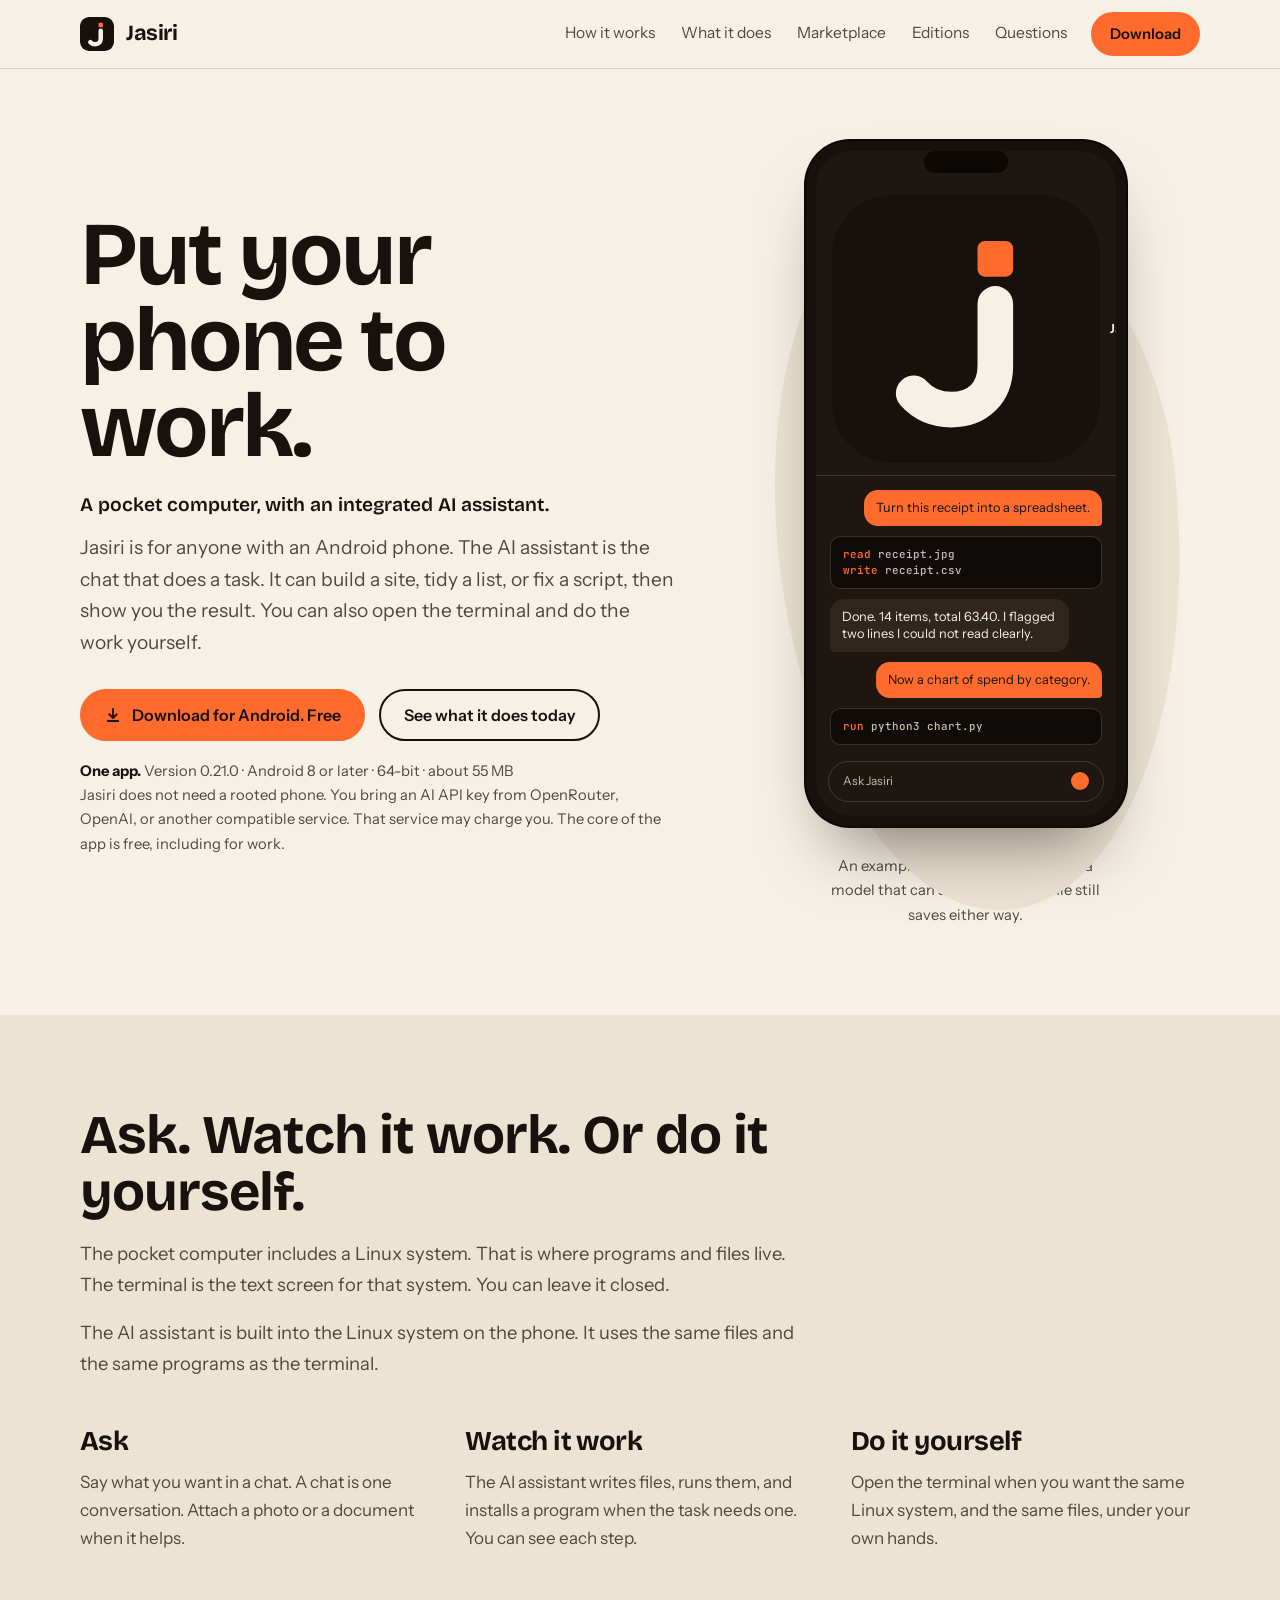
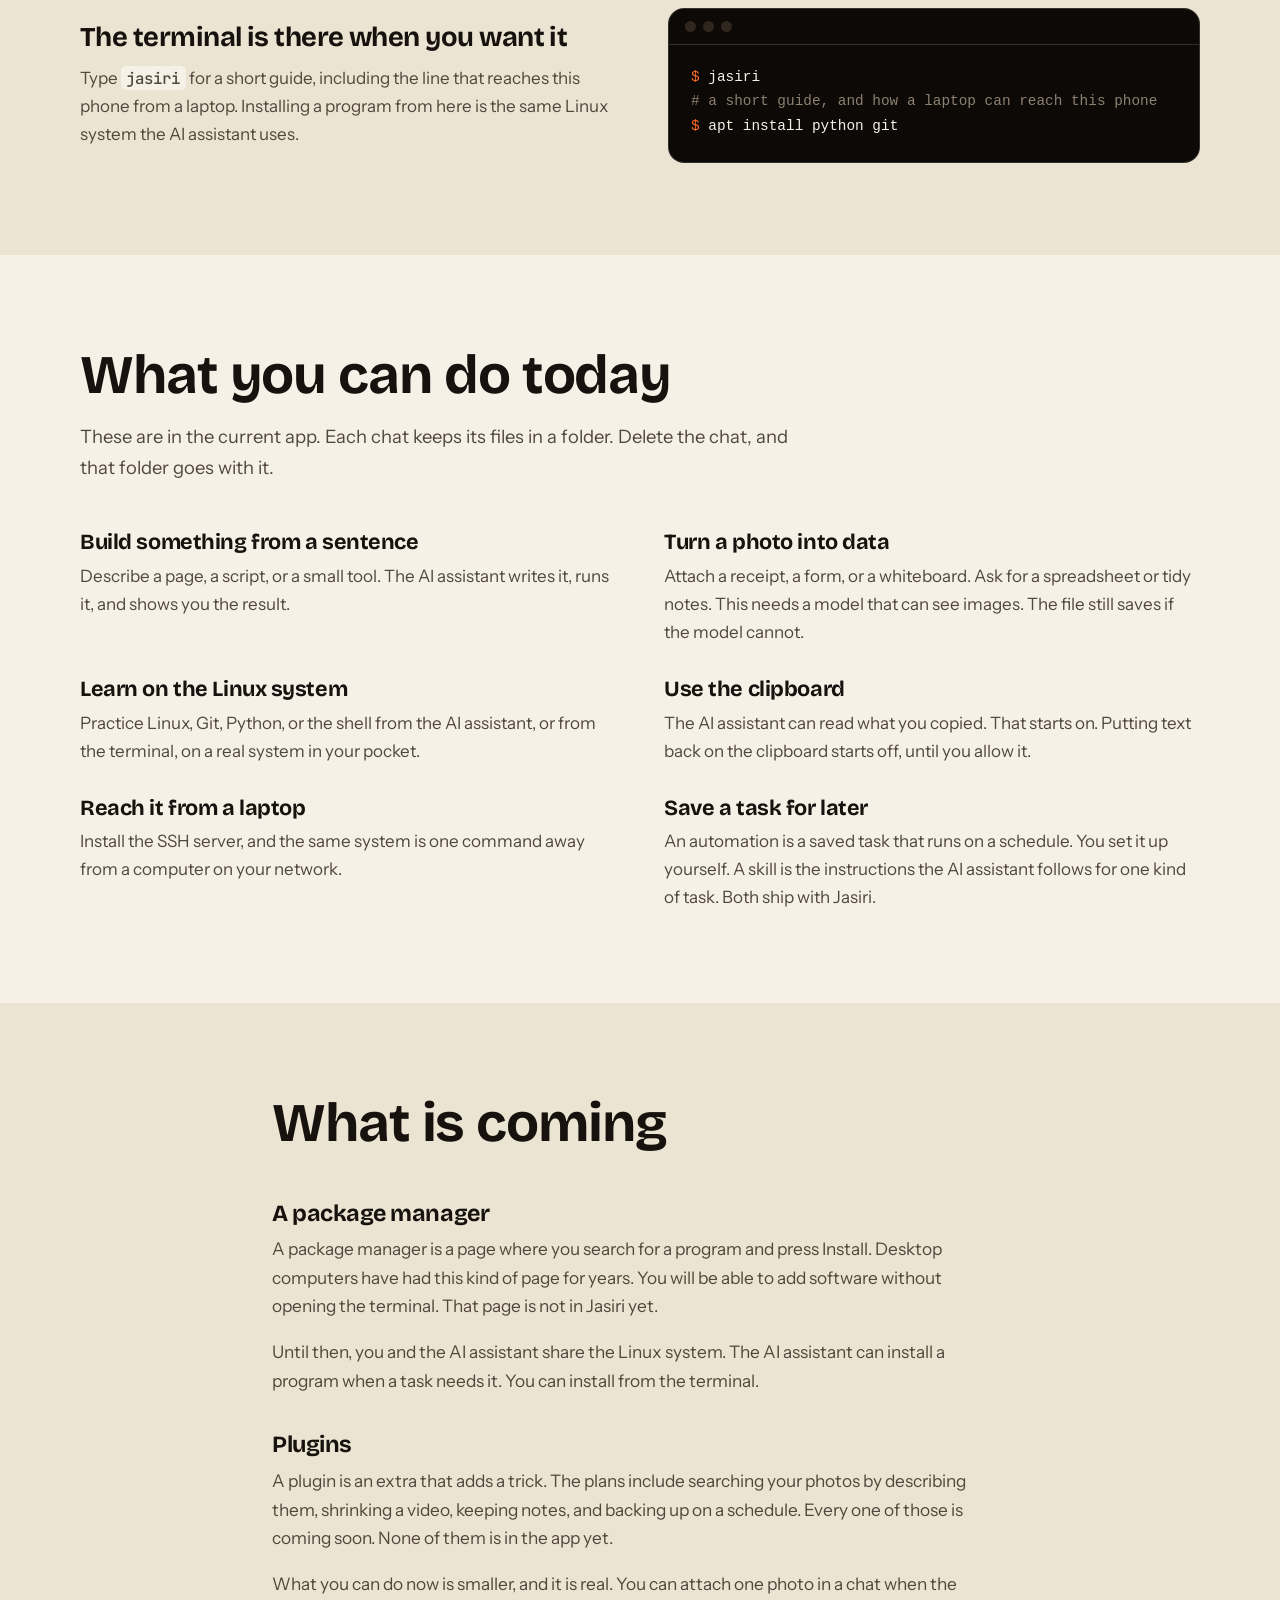
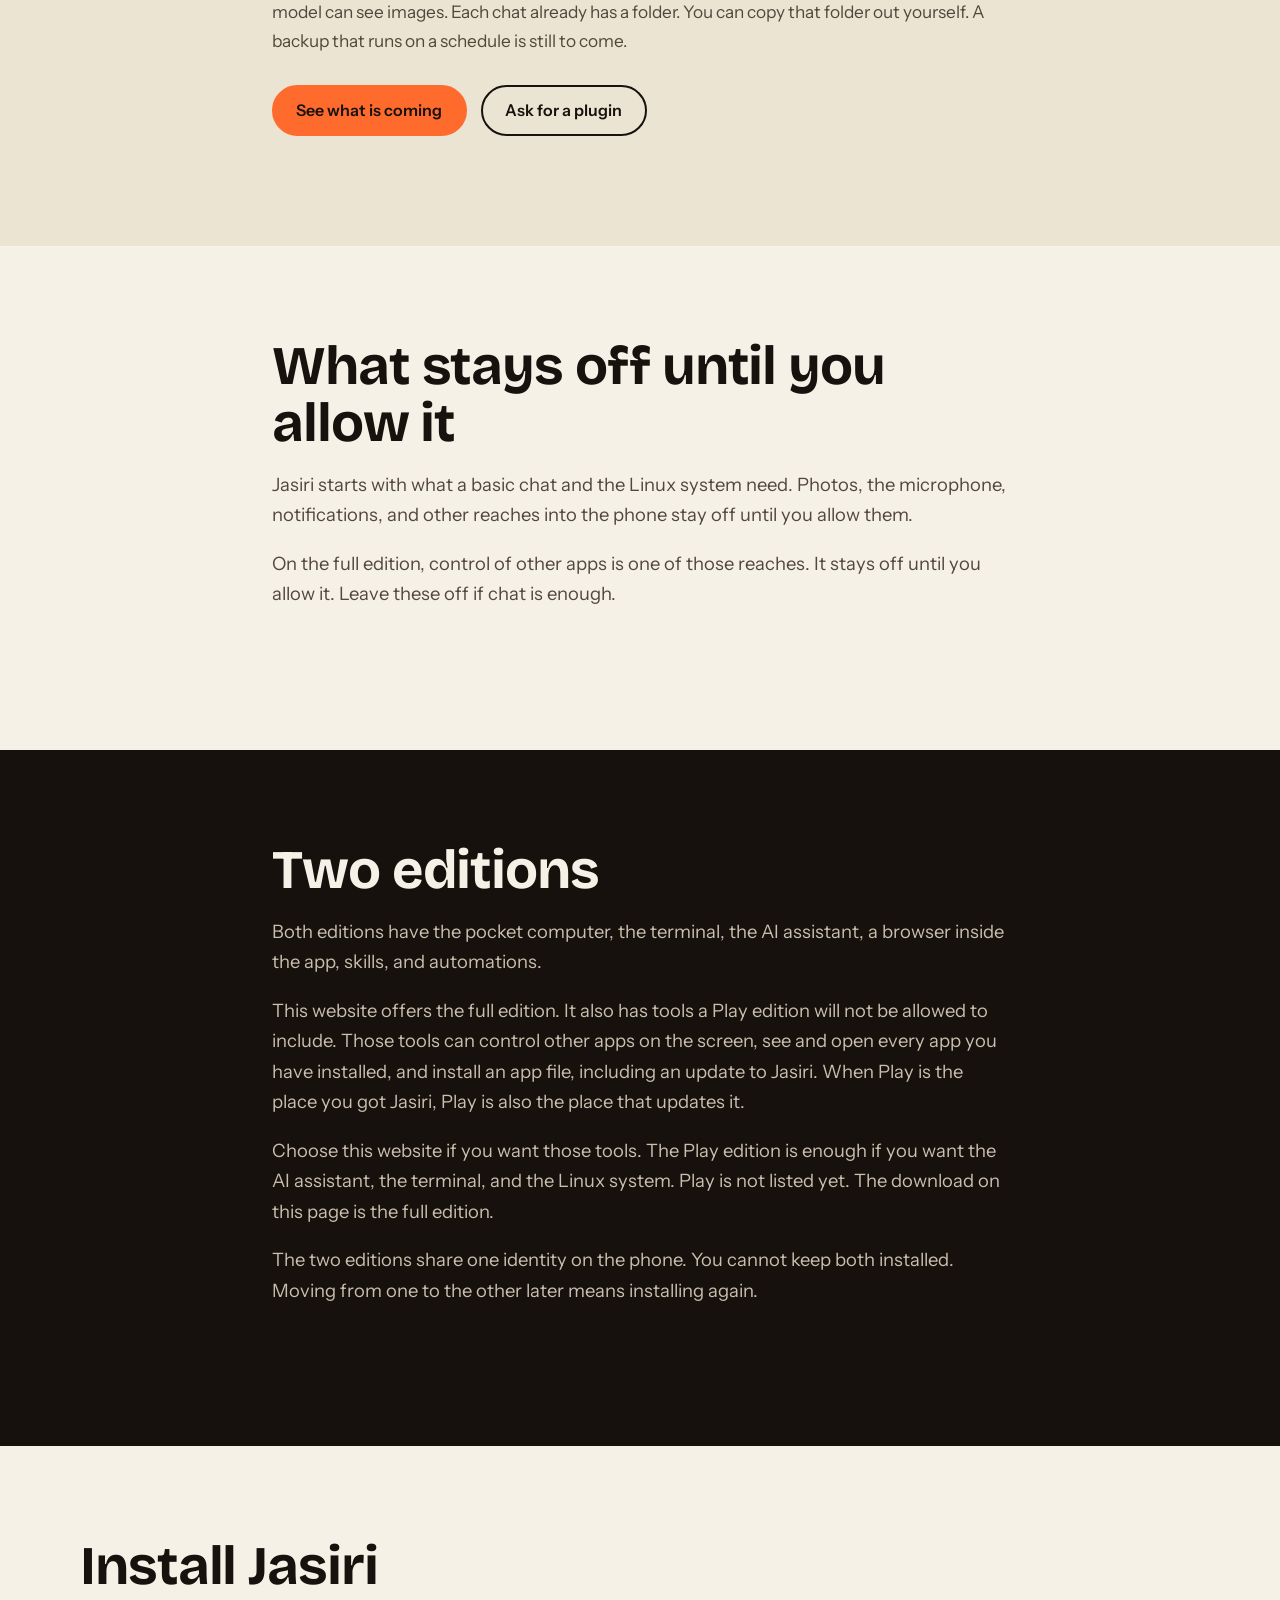
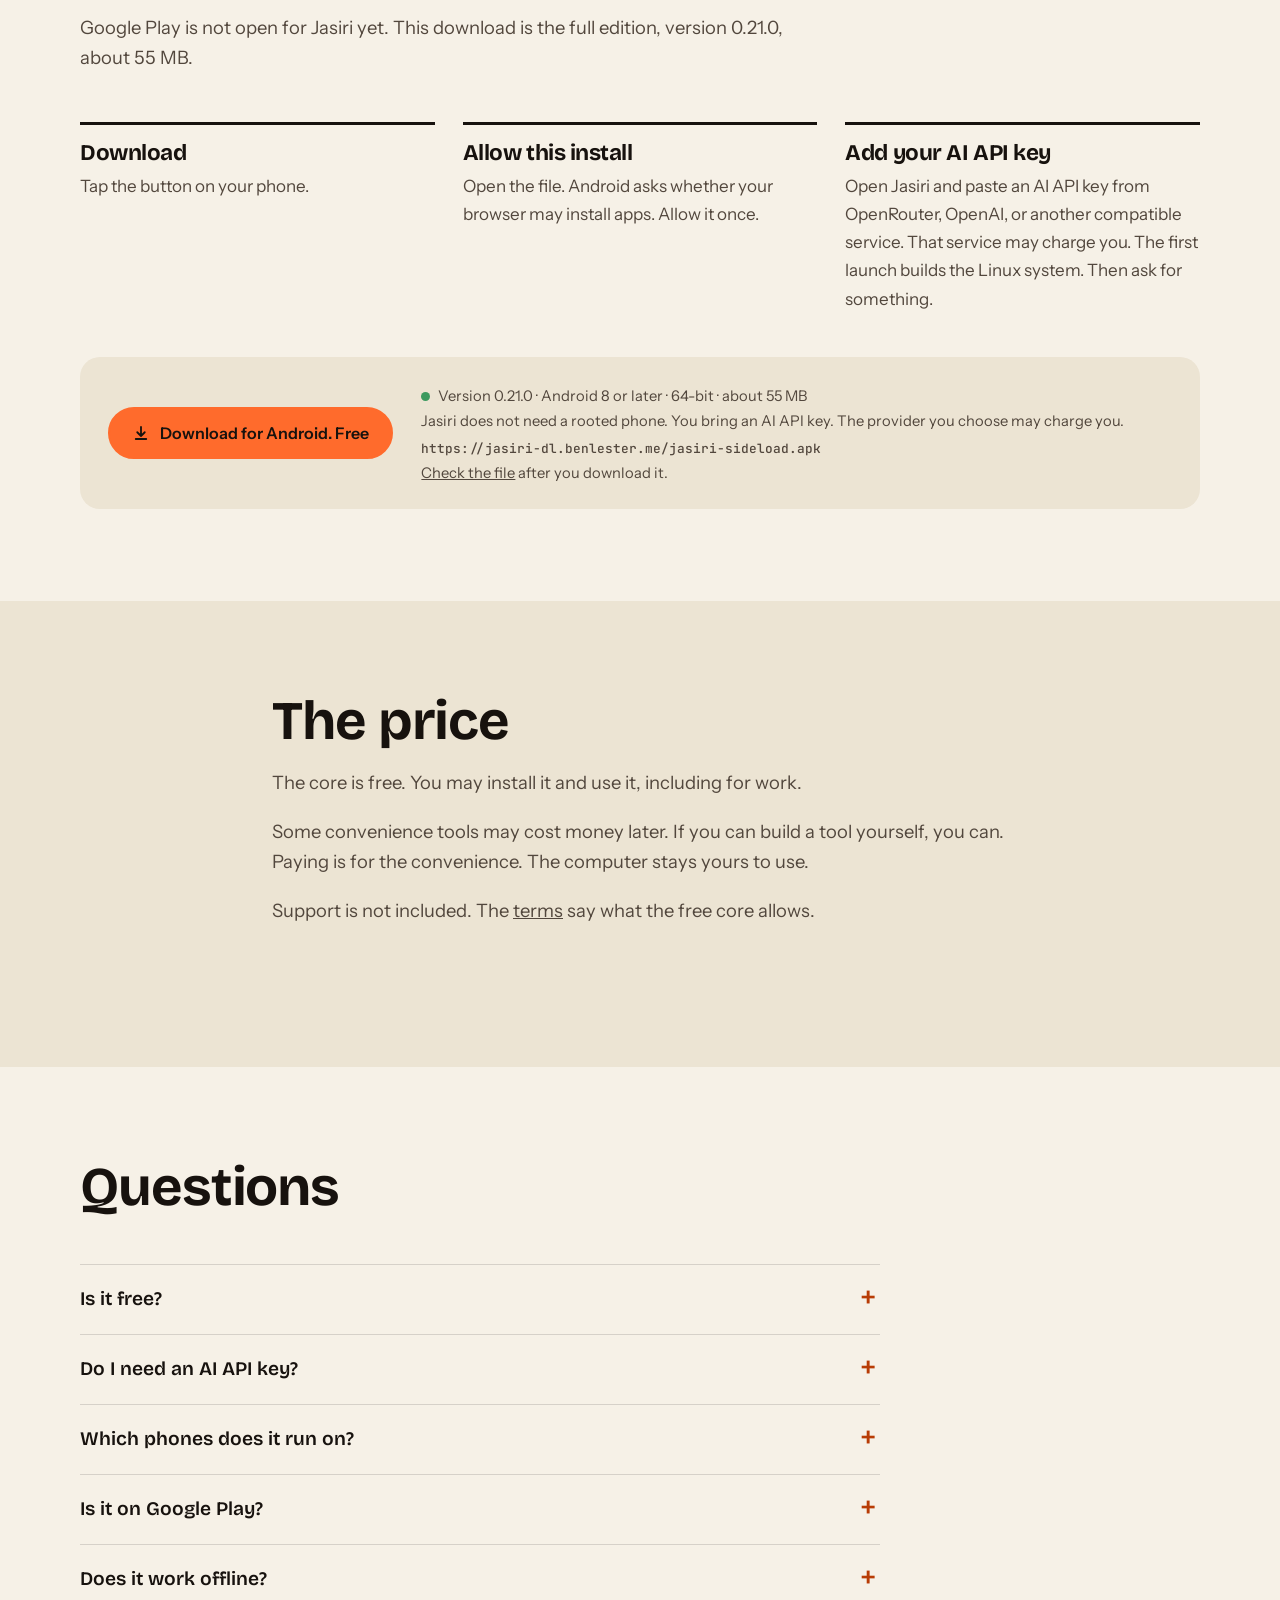
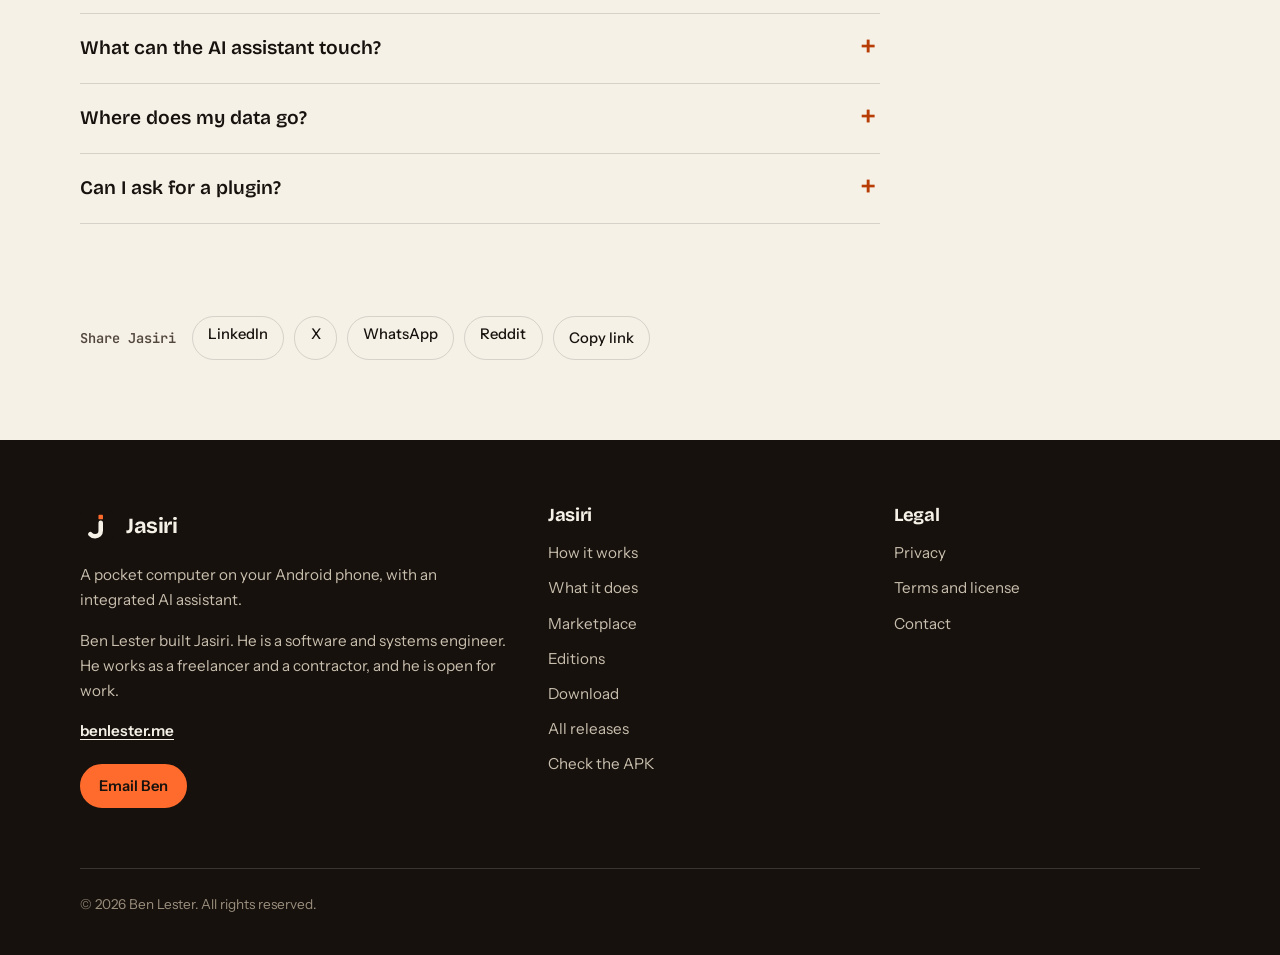
<file: index.html>
<!DOCTYPE html>
<html lang="en">
<head>
<meta charset="utf-8">
<meta name="viewport" content="width=device-width, initial-scale=1">
<title>Jasiri for Android: A pocket computer, with an integrated AI assistant.</title>
<meta name="description" content="Jasiri is a pocket computer for Android with an integrated AI assistant. The AI assistant is built into the Linux system on the phone. Download the full edition from this site.">
<meta name="theme-color" content="#f6f1e7">
<link rel="canonical" href="https://jasiri.benlester.me/">
<link rel="icon" href="/favicon.svg" type="image/svg+xml">
<link rel="apple-touch-icon" href="/apple-touch-icon.png">
<link rel="preload" href="/assets/fonts/bricolage.woff2" as="font" type="font/woff2" crossorigin>
<link rel="preload" href="/assets/fonts/instrument-sans.woff2" as="font" type="font/woff2" crossorigin>
<link rel="stylesheet" href="/assets/styles.css">
<meta property="og:type" content="website">
<meta property="og:site_name" content="Jasiri">
<meta property="og:title" content="Jasiri for Android: A pocket computer, with an integrated AI assistant.">
<meta property="og:description" content="Jasiri is a pocket computer for Android with an integrated AI assistant. The AI assistant is built into the Linux system on the phone. Download the full edition from this site.">
<meta property="og:url" content="https://jasiri.benlester.me/">
<meta property="og:image" content="https://jasiri.benlester.me/assets/og.png">
<meta property="og:image:width" content="1200">
<meta property="og:image:height" content="630">
<meta property="og:image:alt" content="Jasiri. Put your phone to work.">
<meta name="twitter:card" content="summary_large_image">
<meta name="twitter:title" content="Jasiri for Android: A pocket computer, with an integrated AI assistant.">
<meta name="twitter:description" content="Jasiri is a pocket computer for Android with an integrated AI assistant. The AI assistant is built into the Linux system on the phone. Download the full edition from this site.">
<meta name="twitter:image" content="https://jasiri.benlester.me/assets/og.png">
<script type="application/ld+json">
{"@context":"https://schema.org","@type":"SoftwareApplication","name":"Jasiri","applicationCategory":"ProductivityApplication","operatingSystem":"Android 8 or later, 64-bit","description":"A pocket computer for Android with an integrated AI assistant. The AI assistant is built into the Linux system on the phone.","downloadUrl":"https://jasiri-dl.benlester.me/jasiri-sideload.apk","featureList":["Integrated AI assistant","Linux system on the phone","Terminal","Skills","Automations"],"offers":{"@type":"Offer","price":"0","priceCurrency":"USD"},"author":{"@type":"Person","name":"Ben Lester","url":"https://benlester.me"},"url":"https://jasiri.benlester.me/"}
</script>
</head>
<body>
<a class="skip" href="#main">Skip to content</a>
<header class="top">
  <div class="wrap">
    <a class="brand" href="/"><img src="/assets/icon.svg" alt="" width="34" height="34">Jasiri</a>
    <button class="menu" type="button" aria-expanded="false" aria-controls="site-nav">Menu</button>
    <nav id="site-nav" aria-label="Main">
      <a href="/#how">How it works</a>
      <a href="/#today">What it does</a>
      <a href="/marketplace/">Marketplace</a>
      <a href="/#editions">Editions</a>
      <a href="/#faq">Questions</a>
    </nav>
    <a class="btn small" href="https://jasiri-dl.benlester.me/jasiri-sideload.apk">Download</a>
  </div>
</header>

<main id="main">
  <section class="hero">
    <div class="wrap">
      <div>
        <h1>Put your phone to work.</h1>
        <p class="kicker">A pocket computer, with an integrated AI assistant.</p>
        <p class="lead">Jasiri is for anyone with an Android phone. The AI assistant is the chat that does a task. It can build a site, tidy a list, or fix a script, then show you the result. You can also open the terminal and do the work yourself.</p>
        <div class="cta">
          <a class="btn" href="https://jasiri-dl.benlester.me/jasiri-sideload.apk"><svg viewBox="0 0 24 24" fill="none" stroke="currentColor" stroke-width="2.4" stroke-linecap="round" stroke-linejoin="round" aria-hidden="true"><path d="M12 4v12m0 0 5-5m-5 5-5-5M5 20h14"/></svg>Download for Android. Free</a>
          <a class="btn ghost" href="#today">See what it does today</a>
        </div>
        <p class="fine"><strong>One app.</strong> Version <span data-release="version">0.21.0</span> · Android 8 or later · 64-bit · <span data-release="mib">about 55 MB</span></p>
        <p class="fine">Jasiri does not need a rooted phone. You bring an AI API key from OpenRouter, OpenAI, or another compatible service. That service may charge you. The core of the app is free, including for work.</p>
      </div>
      <div class="stage">
        <div class="phone">
          <div class="notch" aria-hidden="true"></div>
          <div class="screen">
            <div class="bar"><img src="/assets/icon.svg" alt="" width="22" height="22">Jasiri<span>AI</span></div>
            <div class="chat" aria-label="Example conversation">
              <div class="msg me">Turn this receipt into a spreadsheet.</div>
              <div class="msg tool"><b>read</b> receipt.jpg<br><b>write</b> receipt.csv</div>
              <div class="msg bot">Done. 14 items, total 63.40. I flagged two lines I could not read clearly.</div>
              <div class="msg me">Now a chart of spend by category.</div>
              <div class="msg tool"><b>run</b> python3 chart.py</div>
            </div>
            <div class="input" aria-hidden="true"><span>Ask Jasiri</span><i></i></div>
          </div>
        </div>
        <p class="caption">An example. Reading a photo needs a model that can see images. The file still saves either way.</p>
      </div>
    </div>
  </section>

  <section id="how" class="band-paper2">
    <div class="wrap">
      <div class="sec-head">
        <h2>Ask. Watch it work. Or do it yourself.</h2>
        <p>The pocket computer includes a Linux system. That is where programs and files live. The terminal is the text screen for that system. You can leave it closed.</p>
        <p>The AI assistant is built into the Linux system on the phone. It uses the same files and the same programs as the terminal.</p>
      </div>
      <ol class="steps">
        <li>
          <h3>Ask</h3>
          <p>Say what you want in a chat. A chat is one conversation. Attach a photo or a document when it helps.</p>
        </li>
        <li>
          <h3>Watch it work</h3>
          <p>The AI assistant writes files, runs them, and installs a program when the task needs one. You can see each step.</p>
        </li>
        <li>
          <h3>Do it yourself</h3>
          <p>Open the terminal when you want the same Linux system, and the same files, under your own hands.</p>
        </li>
      </ol>
      <div class="split later">
        <div>
          <h3>The terminal is there when you want it</h3>
          <p>Type <code>jasiri</code> for a short guide, including the line that reaches this phone from a laptop. Installing a program from here is the same Linux system the AI assistant uses.</p>
        </div>
        <div class="term" aria-label="Example terminal session">
          <header><i></i><i></i><i></i></header>
<pre><span class="p">$</span> jasiri
<span class="c"># a short guide, and how a laptop can reach this phone</span>
<span class="p">$</span> apt install python git</pre>
        </div>
      </div>
    </div>
  </section>

  <section id="today">
    <div class="wrap">
      <div class="sec-head">
        <h2>What you can do today</h2>
        <p>These are in the current app. Each chat keeps its files in a folder. Delete the chat, and that folder goes with it.</p>
      </div>
      <ul class="plain">
        <li>
          <h3>Build something from a sentence</h3>
          <p>Describe a page, a script, or a small tool. The AI assistant writes it, runs it, and shows you the result.</p>
        </li>
        <li>
          <h3>Turn a photo into data</h3>
          <p>Attach a receipt, a form, or a whiteboard. Ask for a spreadsheet or tidy notes. This needs a model that can see images. The file still saves if the model cannot.</p>
        </li>
        <li>
          <h3>Learn on the Linux system</h3>
          <p>Practice Linux, Git, Python, or the shell from the AI assistant, or from the terminal, on a real system in your pocket.</p>
        </li>
        <li>
          <h3>Use the clipboard</h3>
          <p>The AI assistant can read what you copied. That starts on. Putting text back on the clipboard starts off, until you allow it.</p>
        </li>
        <li>
          <h3>Reach it from a laptop</h3>
          <p>Install the SSH server, and the same system is one command away from a computer on your network.</p>
        </li>
        <li>
          <h3>Save a task for later</h3>
          <p>An automation is a saved task that runs on a schedule. You set it up yourself. A skill is the instructions the AI assistant follows for one kind of task. Both ship with Jasiri.</p>
        </li>
      </ul>
    </div>
  </section>

  <section id="soon" class="band-paper2">
    <div class="wrap narrow">
      <div class="sec-head">
        <h2>What is coming</h2>
      </div>
      <h3>A package manager</h3>
      <p>A package manager is a page where you search for a program and press Install. Desktop computers have had this kind of page for years. You will be able to add software without opening the terminal. That page is not in Jasiri yet.</p>
      <p>Until then, you and the AI assistant share the Linux system. The AI assistant can install a program when a task needs it. You can install from the terminal.</p>
      <h3>Plugins</h3>
      <p>A plugin is an extra that adds a trick. The plans include searching your photos by describing them, shrinking a video, keeping notes, and backing up on a schedule. Every one of those is coming soon. None of them is in the app yet.</p>
      <p>What you can do now is smaller, and it is real. You can attach one photo in a chat when the model can see images. Each chat already has a folder. You can copy that folder out yourself. A backup that runs on a schedule is still to come.</p>
      <div class="cta">
        <a class="btn" href="/marketplace/">See what is coming</a>
        <a class="btn ghost" href="mailto:contact@benlester.me">Ask for a plugin</a>
      </div>
    </div>
  </section>

  <section id="permissions">
    <div class="wrap narrow">
      <div class="sec-head">
        <h2>What stays off until you allow it</h2>
        <p>Jasiri starts with what a basic chat and the Linux system need. Photos, the microphone, notifications, and other reaches into the phone stay off until you allow them.</p>
        <p>On the full edition, control of other apps is one of those reaches. It stays off until you allow it. Leave these off if chat is enough.</p>
      </div>
    </div>
  </section>

  <section id="editions" class="night">
    <div class="wrap narrow">
      <div class="sec-head">
        <h2>Two editions</h2>
        <p>Both editions have the pocket computer, the terminal, the AI assistant, a browser inside the app, skills, and automations.</p>
        <p>This website offers the full edition. It also has tools a Play edition will not be allowed to include. Those tools can control other apps on the screen, see and open every app you have installed, and install an app file, including an update to Jasiri. When Play is the place you got Jasiri, Play is also the place that updates it.</p>
        <p>Choose this website if you want those tools. The Play edition is enough if you want the AI assistant, the terminal, and the Linux system. Play is not listed yet. The download on this page is the full edition.</p>
        <p>The two editions share one identity on the phone. You cannot keep both installed. Moving from one to the other later means installing again.</p>
      </div>
    </div>
  </section>

  <section id="install">
    <div class="wrap">
      <div class="sec-head">
        <h2>Install Jasiri</h2>
        <p>Google Play is not open for Jasiri yet. This download is the full edition, version <span data-release="version">0.21.0</span>, <span data-release="mib">about 55 MB</span>.</p>
      </div>
      <ol class="install">
        <li>
          <h3>Download</h3>
          <p>Tap the button on your phone.</p>
        </li>
        <li>
          <h3>Allow this install</h3>
          <p>Open the file. Android asks whether your browser may install apps. Allow it once.</p>
        </li>
        <li>
          <h3>Add your AI API key</h3>
          <p>Open Jasiri and paste an AI API key from OpenRouter, OpenAI, or another compatible service. That service may charge you. The first launch builds the Linux system. Then ask for something.</p>
        </li>
      </ol>
      <div class="dl-box">
        <a class="btn" href="https://jasiri-dl.benlester.me/jasiri-sideload.apk"><svg viewBox="0 0 24 24" fill="none" stroke="currentColor" stroke-width="2.4" stroke-linecap="round" stroke-linejoin="round" aria-hidden="true"><path d="M12 4v12m0 0 5-5m-5 5-5-5M5 20h14"/></svg>Download for Android. Free</a>
        <div>
          <span class="fine"><span class="dot"></span>Version <span data-release="version">0.21.0</span> · Android 8 or later · 64-bit · <span data-release="mib">about 55 MB</span></span><br>
          <p class="fine">Jasiri does not need a rooted phone. You bring an AI API key. The provider you choose may charge you.</p>
          <code>https://jasiri-dl.benlester.me/jasiri-sideload.apk</code>
          <p class="fine"><a href="/check/">Check the file</a> after you download it.</p>
        </div>
      </div>
    </div>
  </section>

  <section id="price" class="band-paper2">
    <div class="wrap narrow">
      <div class="sec-head">
        <h2>The price</h2>
        <p>The core is free. You may install it and use it, including for work.</p>
        <p>Some convenience tools may cost money later. If you can build a tool yourself, you can. Paying is for the convenience. The computer stays yours to use.</p>
        <p>Support is not included. The <a href="/terms/">terms</a> say what the free core allows.</p>
      </div>
    </div>
  </section>

  <section id="faq">
    <div class="wrap">
      <div class="sec-head"><h2>Questions</h2></div>
      <div class="faq">
        <details>
          <summary>Is it free?</summary>
          <p>The core is free to install and use, including for work. Convenience tools may cost money later. Support is not included.</p>
        </details>
        <details>
          <summary>Do I need an AI API key?</summary>
          <p>Yes. You bring an AI API key from OpenRouter, OpenAI, or another compatible service. Jasiri does not sell the model. That service may charge you, and you choose the model.</p>
        </details>
        <details>
          <summary>Which phones does it run on?</summary>
          <p>Android 8 or later, on a 64-bit phone. Jasiri does not need a rooted phone. A recent phone is more comfortable for a longer job.</p>
        </details>
        <details>
          <summary>Is it on Google Play?</summary>
          <p>Play is not listed yet. This site has the full edition. When Play lists Jasiri, that edition will leave out some tools for controlling other apps, seeing every installed app, and installing an app file. The <a href="#editions">editions</a> section says which one to choose.</p>
        </details>
        <details>
          <summary>Does it work offline?</summary>
          <p>The Linux system and your files work without a connection. The AI assistant needs to reach the provider you chose. Running a model on the phone itself is a plugin, and it is coming soon.</p>
        </details>
        <details>
          <summary>What can the AI assistant touch?</summary>
          <p>It starts with the chat and the Linux system, including each chat&rsquo;s folder. Photos, the microphone, notifications, and other reaches into the phone stay off until you allow them. On the full edition, controlling other apps is one of those, and it stays off until you allow it. The AI assistant can read the clipboard from the start. Writing to the clipboard starts off.</p>
        </details>
        <details>
          <summary>Where does my data go?</summary>
          <p>Your messages and any attachments go to the provider you picked, under that provider&rsquo;s terms. Jasiri has no account and no analytics. The <a href="/privacy/">privacy page</a> has the rest.</p>
        </details>
        <details>
          <summary>Can I ask for a plugin?</summary>
          <p>Yes. Email <a href="mailto:contact@benlester.me">contact@benlester.me</a> and describe the trick you want.</p>
        </details>
      </div>
    </div>
  </section>

  <section class="share-row">
    <div class="wrap">
      <div class="share" data-share>
        <span>Share Jasiri</span>
        <a data-net="linkedin" href="https://www.linkedin.com/sharing/share-offsite/" rel="noopener" target="_blank">LinkedIn</a>
        <a data-net="x" href="https://twitter.com/intent/tweet" rel="noopener" target="_blank">X</a>
        <a data-net="whatsapp" href="https://wa.me/" rel="noopener" target="_blank">WhatsApp</a>
        <a data-net="reddit" href="https://www.reddit.com/submit" rel="noopener" target="_blank">Reddit</a>
        <button type="button" data-copy>Copy link</button>
      </div>
    </div>
  </section>
</main>
<footer>
  <div class="wrap">
    <div class="cols">
      <div class="promo">
        <a class="brand" href="/"><img src="/assets/icon.svg" alt="" width="34" height="34">Jasiri</a>
        <p>A pocket computer on your Android phone, with an integrated AI assistant.</p>
        <p>Ben Lester built Jasiri. He is a software and systems engineer. He works as a freelancer and a contractor, and he is open for work.</p>
        <p><a class="site" href="https://benlester.me">benlester.me</a></p>
        <p><a class="btn small" href="mailto:contact@benlester.me">Email Ben</a></p>
      </div>
      <div>
        <h2>Jasiri</h2>
        <ul>
          <li><a href="/#how">How it works</a></li>
          <li><a href="/#today">What it does</a></li>
          <li><a href="/marketplace/">Marketplace</a></li>
          <li><a href="/#editions">Editions</a></li>
          <li><a href="https://jasiri-dl.benlester.me/jasiri-sideload.apk">Download</a></li>
          <li><a href="https://github.com/lester-01/jasiri/releases">All releases</a></li>
          <li><a href="/check/">Check the APK</a></li>
        </ul>
      </div>
      <div>
        <h2>Legal</h2>
        <ul>
          <li><a href="/privacy/">Privacy</a></li>
          <li><a href="/terms/">Terms and license</a></li>
          <li><a href="mailto:contact@benlester.me">Contact</a></li>
        </ul>
      </div>
    </div>
    <div class="legal">
      <p>&copy; 2026 Ben Lester. All rights reserved.</p>
    </div>
  </div>
</footer>
<script src="/assets/site.js" defer></script>
</body>
</html>
</file>
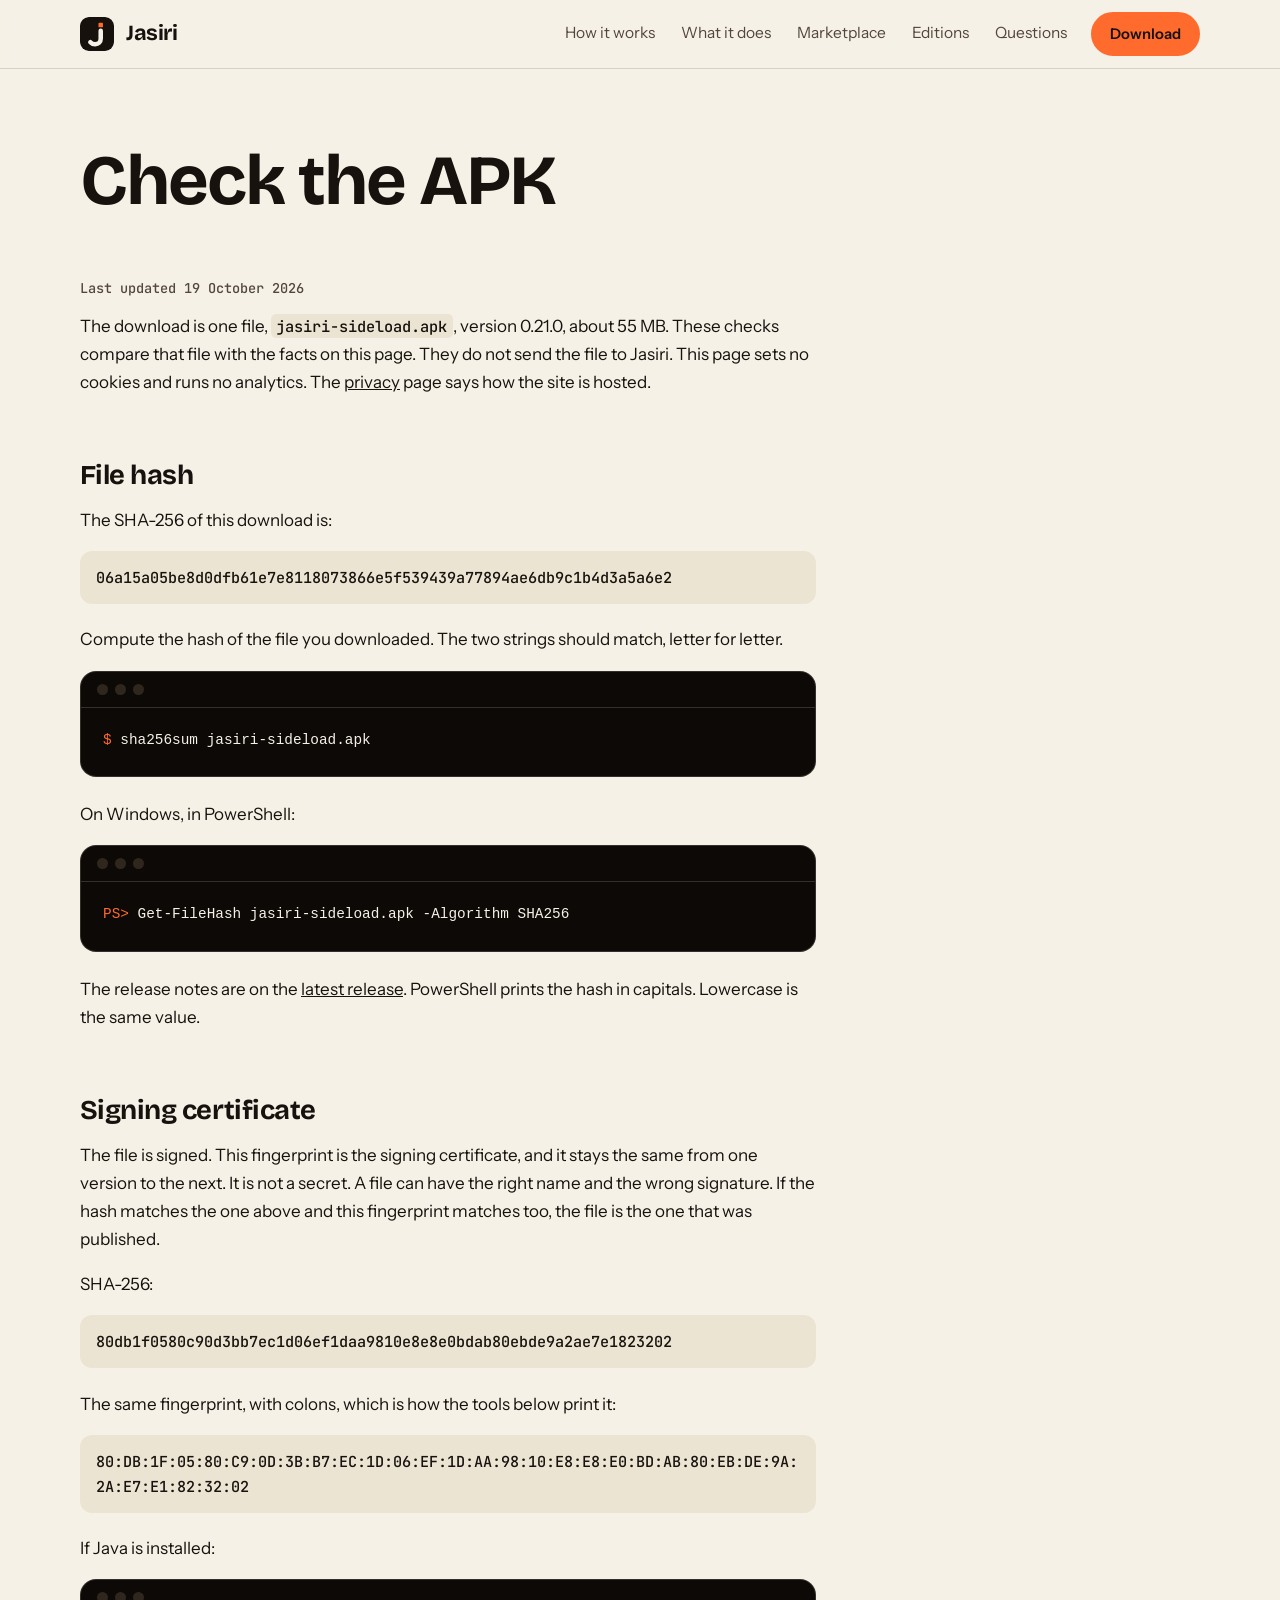
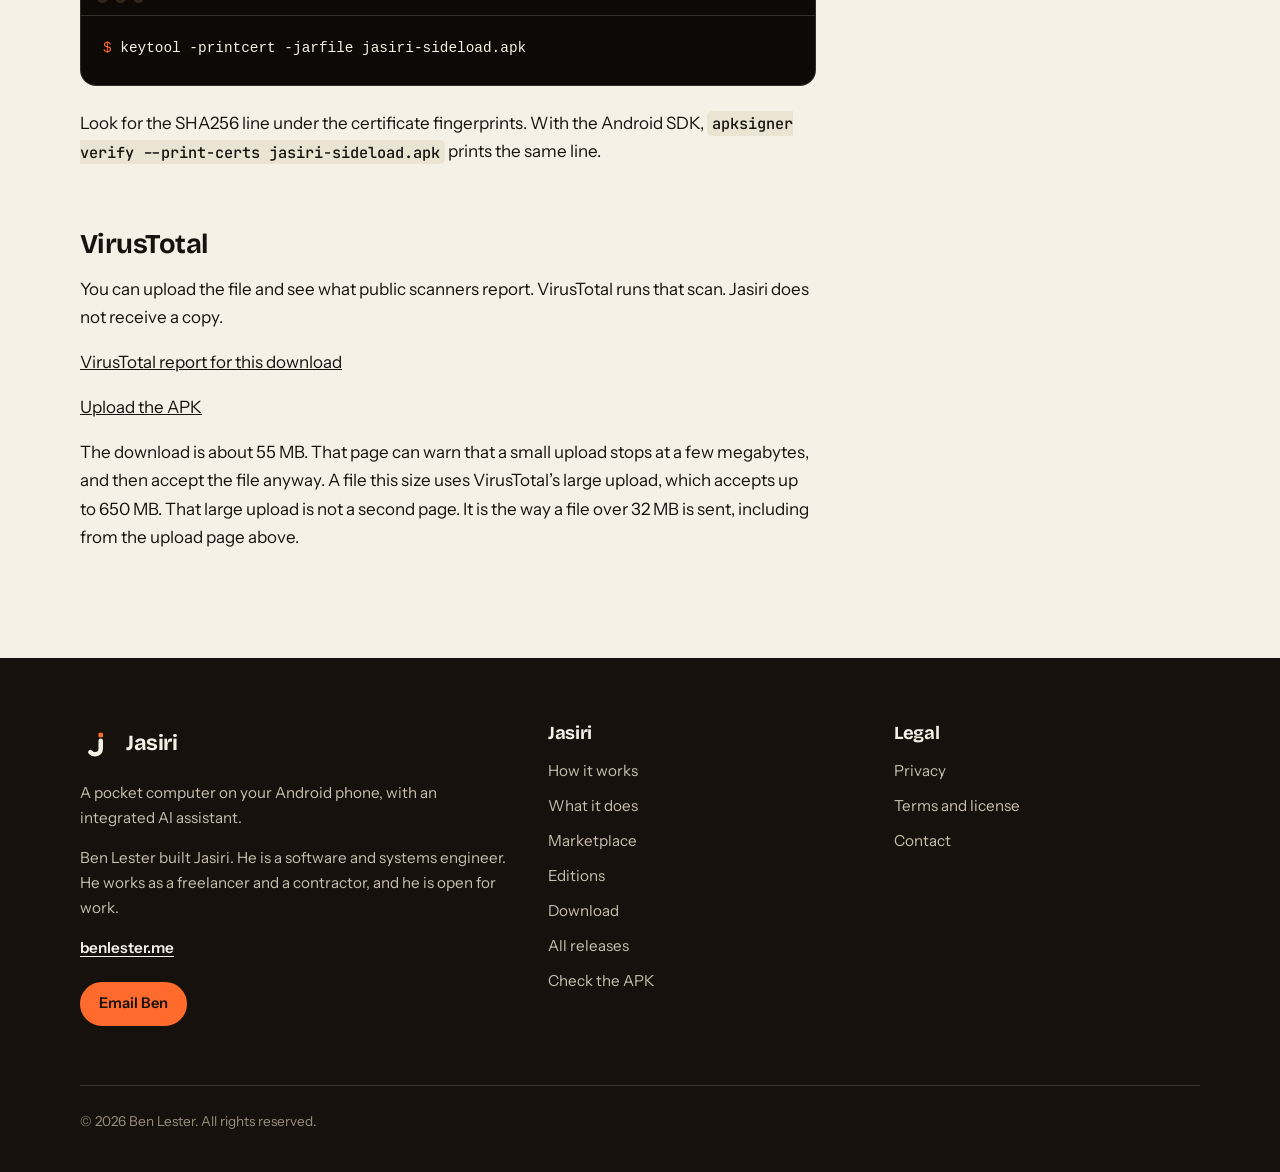
<file: check/index.html>
<!DOCTYPE html>
<html lang="en">
<head>
<meta charset="utf-8">
<meta name="viewport" content="width=device-width, initial-scale=1">
<title>Check the APK | Jasiri for Android</title>
<meta name="description" content="How to check a Jasiri download: the file hash, the signing certificate, and VirusTotal.">
<meta name="theme-color" content="#f6f1e7">
<link rel="canonical" href="https://jasiri.benlester.me/check/">
<link rel="icon" href="/favicon.svg" type="image/svg+xml">
<link rel="apple-touch-icon" href="/apple-touch-icon.png">
<link rel="preload" href="/assets/fonts/bricolage.woff2" as="font" type="font/woff2" crossorigin>
<link rel="preload" href="/assets/fonts/instrument-sans.woff2" as="font" type="font/woff2" crossorigin>
<link rel="stylesheet" href="/assets/styles.css">
<meta property="og:type" content="website">
<meta property="og:site_name" content="Jasiri">
<meta property="og:title" content="Check the APK | Jasiri for Android">
<meta property="og:description" content="How to check a Jasiri download: the file hash, the signing certificate, and VirusTotal.">
<meta property="og:url" content="https://jasiri.benlester.me/check/">
<meta property="og:image" content="https://jasiri.benlester.me/assets/og.png">
<meta property="og:image:width" content="1200">
<meta property="og:image:height" content="630">
<meta property="og:image:alt" content="Jasiri. Put your phone to work.">
<meta name="twitter:card" content="summary_large_image">
<meta name="twitter:title" content="Check the APK | Jasiri for Android">
<meta name="twitter:description" content="How to check a Jasiri download: the file hash, the signing certificate, and VirusTotal.">
<meta name="twitter:image" content="https://jasiri.benlester.me/assets/og.png">
</head>
<body>
<a class="skip" href="#main">Skip to content</a>
<header class="top">
  <div class="wrap">
    <a class="brand" href="/"><img src="/assets/icon.svg" alt="" width="34" height="34">Jasiri</a>
    <button class="menu" type="button" aria-expanded="false" aria-controls="site-nav">Menu</button>
    <nav id="site-nav" aria-label="Main">
      <a href="/#how">How it works</a>
      <a href="/#today">What it does</a>
      <a href="/marketplace/">Marketplace</a>
      <a href="/#editions">Editions</a>
      <a href="/#faq">Questions</a>
    </nav>
    <a class="btn small" href="https://jasiri-dl.benlester.me/jasiri-sideload.apk">Download</a>
  </div>
</header>
<main id="main">
  <section class="page-hero"><div class="wrap"><h1>Check the APK</h1></div></section>
  <div class="wrap"><div class="prose">

<p class="meta">Last updated 19 October 2026</p>
<p>The download is one file, <code>jasiri-sideload.apk</code>, version <span data-release="version">0.21.0</span>, <span data-release="mib">about 55 MB</span>. These checks compare that file with the facts on this page. They do not send the file to Jasiri. This page sets no cookies and runs no analytics. The <a href="/privacy/">privacy</a> page says how the site is hosted.</p>

<h2>File hash</h2>
<p>The SHA-256 of this download is:</p>
<p class="fingerprint" data-release="sha256">06a15a05be8d0dfb61e7e8118073866e5f539439a77894ae6db9c1b4d3a5a6e2</p>
<p>Compute the hash of the file you downloaded. The two strings should match, letter for letter.</p>

<div class="term" aria-label="Hash the APK on Linux or macOS">
  <header><i></i><i></i><i></i></header>
<pre><span class="p">$</span> sha256sum jasiri-sideload.apk</pre>
</div>

<p>On Windows, in PowerShell:</p>

<div class="term" aria-label="Hash the APK on Windows">
  <header><i></i><i></i><i></i></header>
<pre><span class="p">PS&gt;</span> Get-FileHash jasiri-sideload.apk -Algorithm SHA256</pre>
</div>

<p>The release notes are on the <a href="https://github.com/lester-01/jasiri/releases/latest">latest release</a>. PowerShell prints the hash in capitals. Lowercase is the same value.</p>

<h2>Signing certificate</h2>
<p>The file is signed. This fingerprint is the signing certificate, and it stays the same from one version to the next. It is not a secret. A file can have the right name and the wrong signature. If the hash matches the one above and this fingerprint matches too, the file is the one that was published.</p>
<p>SHA-256:</p>
<p class="fingerprint">80db1f0580c90d3bb7ec1d06ef1daa9810e8e8e0bdab80ebde9a2ae7e1823202</p>
<p>The same fingerprint, with colons, which is how the tools below print it:</p>
<p class="fingerprint">80:DB:1F:05:80:C9:0D:3B:B7:EC:1D:06:EF:1D:AA:98:10:E8:E8:E0:BD:AB:80:EB:DE:9A:2A:E7:E1:82:32:02</p>
<p>If Java is installed:</p>

<div class="term" aria-label="Print the APK signing certificate">
  <header><i></i><i></i><i></i></header>
<pre><span class="p">$</span> keytool -printcert -jarfile jasiri-sideload.apk</pre>
</div>

<p>Look for the SHA256 line under the certificate fingerprints. With the Android SDK, <code>apksigner verify --print-certs jasiri-sideload.apk</code> prints the same line.</p>

<h2>VirusTotal</h2>
<p>You can upload the file and see what public scanners report. VirusTotal runs that scan. Jasiri does not receive a copy.</p>
<p><a data-release="virustotal" href="https://www.virustotal.com/gui/file/06a15a05be8d0dfb61e7e8118073866e5f539439a77894ae6db9c1b4d3a5a6e2" target="_blank" rel="noopener">VirusTotal report for this download</a></p>
<p><a href="https://www.virustotal.com/gui/home/upload" target="_blank" rel="noopener">Upload the APK</a></p>
<p>The download is <span data-release="mib">about 55 MB</span>. That page can warn that a small upload stops at a few megabytes, and then accept the file anyway. A file this size uses VirusTotal&rsquo;s large upload, which accepts up to 650 MB. That large upload is not a second page. It is the way a file over 32 MB is sent, including from the upload page above.</p>

  </div></div>
</main>
<footer>
  <div class="wrap">
    <div class="cols">
      <div class="promo">
        <a class="brand" href="/"><img src="/assets/icon.svg" alt="" width="34" height="34">Jasiri</a>
        <p>A pocket computer on your Android phone, with an integrated AI assistant.</p>
        <p>Ben Lester built Jasiri. He is a software and systems engineer. He works as a freelancer and a contractor, and he is open for work.</p>
        <p><a class="site" href="https://benlester.me">benlester.me</a></p>
        <p><a class="btn small" href="mailto:contact@benlester.me">Email Ben</a></p>
      </div>
      <div>
        <h2>Jasiri</h2>
        <ul>
          <li><a href="/#how">How it works</a></li>
          <li><a href="/#today">What it does</a></li>
          <li><a href="/marketplace/">Marketplace</a></li>
          <li><a href="/#editions">Editions</a></li>
          <li><a href="https://jasiri-dl.benlester.me/jasiri-sideload.apk">Download</a></li>
          <li><a href="https://github.com/lester-01/jasiri/releases">All releases</a></li>
          <li><a href="/check/">Check the APK</a></li>
        </ul>
      </div>
      <div>
        <h2>Legal</h2>
        <ul>
          <li><a href="/privacy/">Privacy</a></li>
          <li><a href="/terms/">Terms and license</a></li>
          <li><a href="mailto:contact@benlester.me">Contact</a></li>
        </ul>
      </div>
    </div>
    <div class="legal">
      <p>&copy; 2026 Ben Lester. All rights reserved.</p>
    </div>
  </div>
</footer>
<script src="/assets/site.js" defer></script>
</body>
</html>
</file>
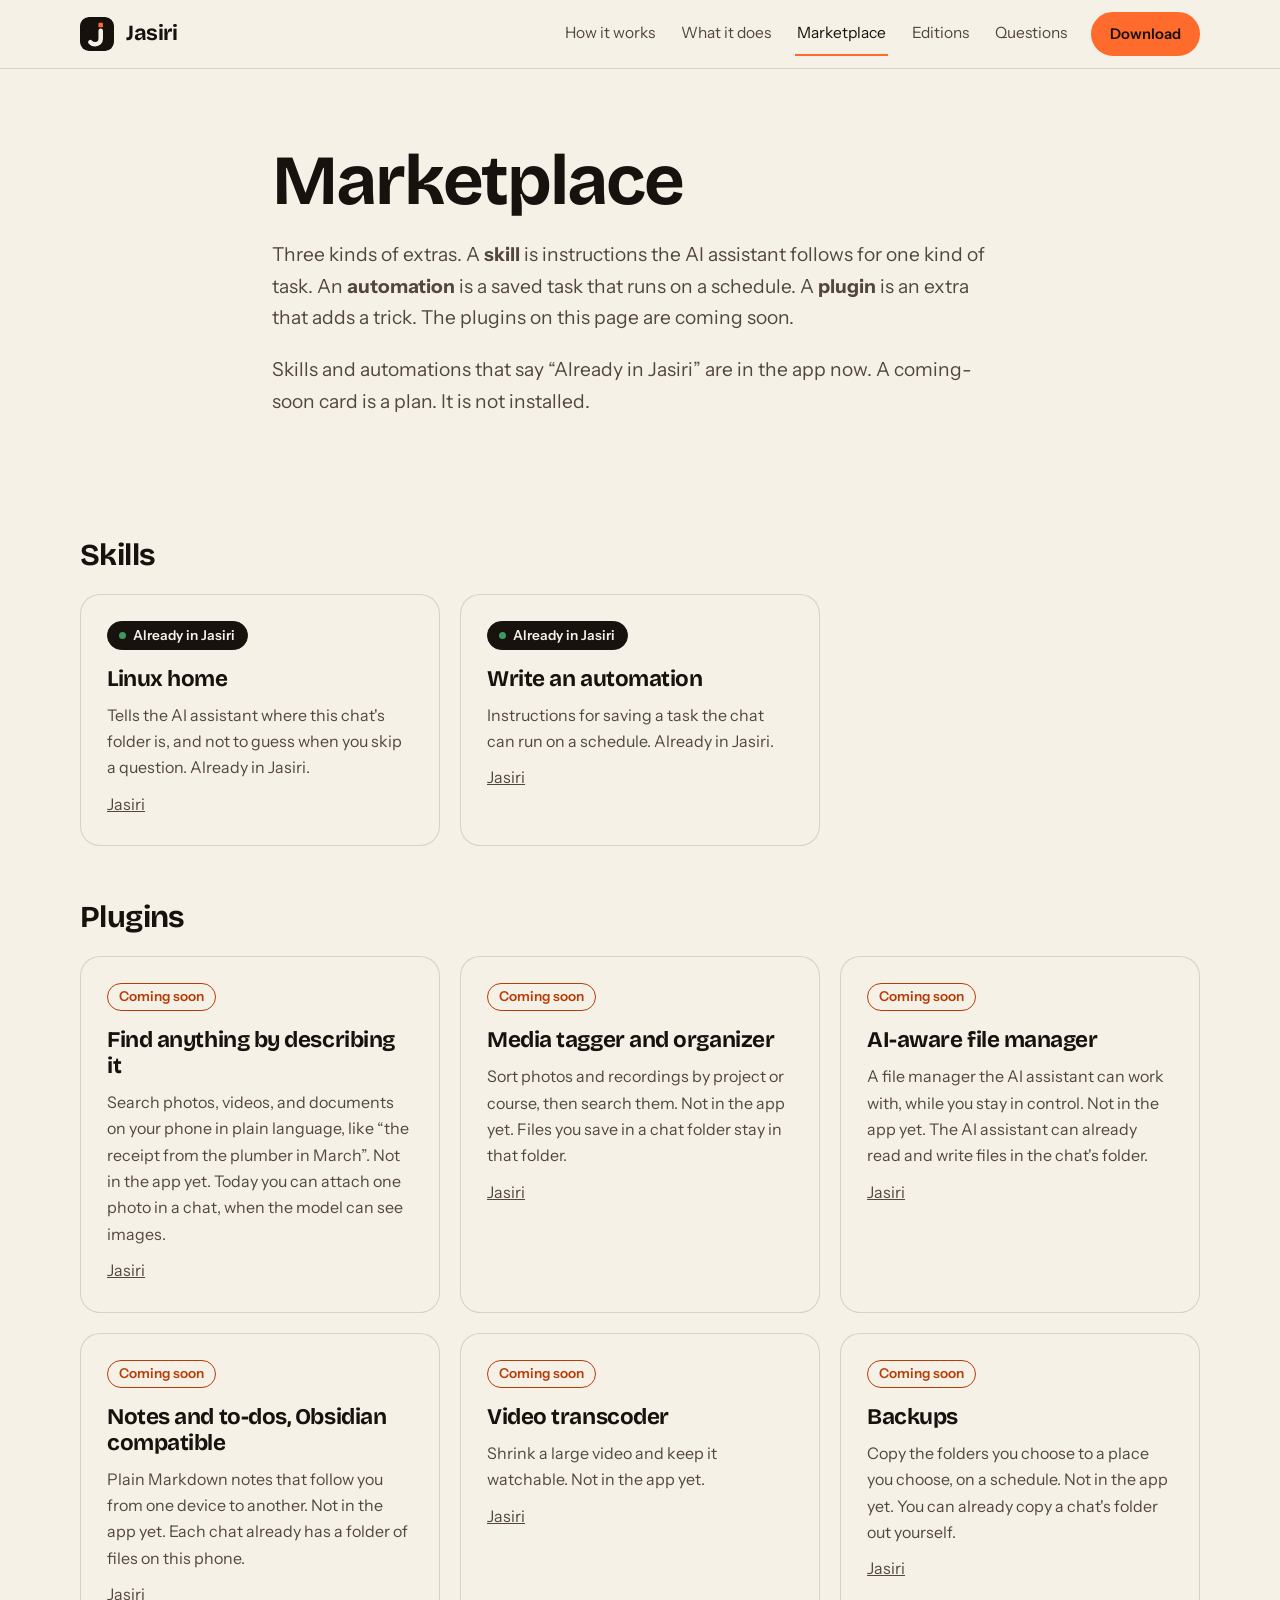
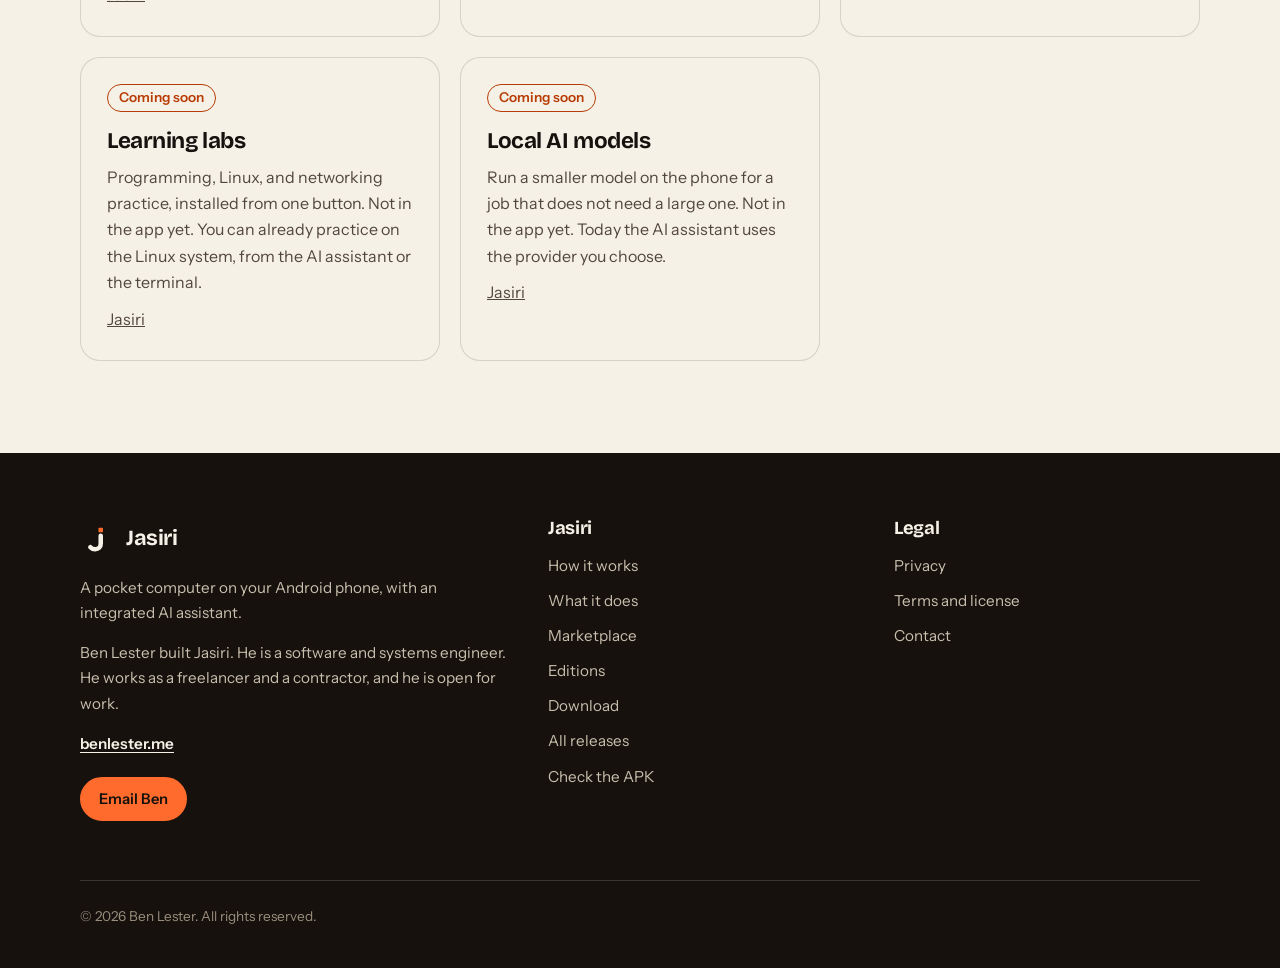
<file: marketplace/index.html>
<!DOCTYPE html>
<html lang="en">
<head>
<meta charset="utf-8">
<meta name="viewport" content="width=device-width, initial-scale=1">
<title>Marketplace | Jasiri for Android</title>
<meta name="description" content="Skills, automations, and plugins for Jasiri on Android. A skill is instructions for one kind of task. An automation runs on a schedule. A plugin adds a trick, and the ones here are coming soon.">
<meta name="theme-color" content="#f6f1e7">
<link rel="canonical" href="https://jasiri.benlester.me/marketplace/">
<link rel="icon" href="/favicon.svg" type="image/svg+xml">
<link rel="apple-touch-icon" href="/apple-touch-icon.png">
<link rel="preload" href="/assets/fonts/bricolage.woff2" as="font" type="font/woff2" crossorigin>
<link rel="preload" href="/assets/fonts/instrument-sans.woff2" as="font" type="font/woff2" crossorigin>
<link rel="stylesheet" href="/assets/styles.css">
<meta property="og:type" content="website">
<meta property="og:site_name" content="Jasiri">
<meta property="og:title" content="Marketplace | Jasiri for Android">
<meta property="og:description" content="Skills, automations, and plugins for Jasiri on Android. A skill is instructions for one kind of task. An automation runs on a schedule. A plugin adds a trick, and the ones here are coming soon.">
<meta property="og:url" content="https://jasiri.benlester.me/marketplace/">
<meta property="og:image" content="https://jasiri.benlester.me/assets/og.png">
<meta property="og:image:width" content="1200">
<meta property="og:image:height" content="630">
<meta property="og:image:alt" content="Jasiri. Put your phone to work.">
<meta name="twitter:card" content="summary_large_image">
<meta name="twitter:title" content="Marketplace | Jasiri for Android">
<meta name="twitter:description" content="Skills, automations, and plugins for Jasiri on Android.">
<meta name="twitter:image" content="https://jasiri.benlester.me/assets/og.png">
</head>
<body>
<a class="skip" href="#main">Skip to content</a>
<header class="top">
  <div class="wrap">
    <a class="brand" href="/"><img src="/assets/icon.svg" alt="" width="34" height="34">Jasiri</a>
    <button class="menu" type="button" aria-expanded="false" aria-controls="site-nav">Menu</button>
    <nav id="site-nav" aria-label="Main">
      <a href="/#how">How it works</a>
      <a href="/#today">What it does</a>
      <a href="/marketplace/" aria-current="page">Marketplace</a>
      <a href="/#editions">Editions</a>
      <a href="/#faq">Questions</a>
    </nav>
    <a class="btn small" href="https://jasiri-dl.benlester.me/jasiri-sideload.apk">Download</a>
  </div>
</header>
<main id="main">
  <section class="page-hero">
    <div class="wrap narrow">
      <h1>Marketplace</h1>
      <p>Three kinds of extras. A <strong>skill</strong> is instructions the AI assistant follows for one kind of task. An <strong>automation</strong> is a saved task that runs on a schedule. A <strong>plugin</strong> is an extra that adds a trick. The plugins on this page are coming soon.</p>
      <p>Skills and automations that say &ldquo;Already in Jasiri&rdquo; are in the app now. A coming-soon card is a plan. It is not installed.</p>
    </div>
  </section>
  <section class="catalog-section">
    <div class="wrap" id="catalog">
      <noscript>
        <p>This list needs JavaScript. Email <a href="mailto:contact@benlester.me">contact@benlester.me</a> if you cannot see the cards.</p>
      </noscript>
    </div>
  </section>
</main>
<footer>
  <div class="wrap">
    <div class="cols">
      <div class="promo">
        <a class="brand" href="/"><img src="/assets/icon.svg" alt="" width="34" height="34">Jasiri</a>
        <p>A pocket computer on your Android phone, with an integrated AI assistant.</p>
        <p>Ben Lester built Jasiri. He is a software and systems engineer. He works as a freelancer and a contractor, and he is open for work.</p>
        <p><a class="site" href="https://benlester.me">benlester.me</a></p>
        <p><a class="btn small" href="mailto:contact@benlester.me">Email Ben</a></p>
      </div>
      <div>
        <h2>Jasiri</h2>
        <ul>
          <li><a href="/#how">How it works</a></li>
          <li><a href="/#today">What it does</a></li>
          <li><a href="/marketplace/">Marketplace</a></li>
          <li><a href="/#editions">Editions</a></li>
          <li><a href="https://jasiri-dl.benlester.me/jasiri-sideload.apk">Download</a></li>
          <li><a href="https://github.com/lester-01/jasiri/releases">All releases</a></li>
          <li><a href="/check/">Check the APK</a></li>
        </ul>
      </div>
      <div>
        <h2>Legal</h2>
        <ul>
          <li><a href="/privacy/">Privacy</a></li>
          <li><a href="/terms/">Terms and license</a></li>
          <li><a href="mailto:contact@benlester.me">Contact</a></li>
        </ul>
      </div>
    </div>
    <div class="legal"><p>&copy; 2026 Ben Lester. All rights reserved.</p></div>
  </div>
</footer>
<script>
(function () {
  var labels = { skill: "Skills", automation: "Automations", plugin: "Plugins" };
  var root = document.getElementById("catalog");
  fetch("/catalog.json").then(function (response) {
    if (!response.ok) throw new Error("catalog");
    return response.json();
  }).then(function (data) {
    var items = data.items || [];
    var kinds = [];
    items.forEach(function (item) {
      if (kinds.indexOf(item.kind) < 0) kinds.push(item.kind);
    });
    if (!kinds.length) throw new Error("empty");
    kinds.forEach(function (kind) {
      var group = document.createElement("div");
      group.className = "group";
      var heading = document.createElement("h2");
      heading.textContent = labels[kind] || kind;
      var grid = document.createElement("div");
      grid.className = "grid";
      items.filter(function (item) { return item.kind === kind; }).forEach(function (item) {
        var card = document.createElement("article");
        card.className = "card";
        var chip = document.createElement("span");
        var soon = item.status === "coming-soon";
        chip.className = "chip" + (soon ? " soon" : " live");
        chip.textContent = soon ? "Coming soon" : (item.access === "paid" ? "Paid" : (item.source ? "Free" : "Already in Jasiri"));
        var title = document.createElement("h3");
        title.textContent = item.title || "";
        var summary = document.createElement("p");
        summary.textContent = item.summary || "";
        card.appendChild(chip);
        card.appendChild(title);
        card.appendChild(summary);
        if (item.owner && item.owner.name) {
          var owner = document.createElement("p");
          if (item.owner.url && String(item.owner.url).indexOf("https://") === 0) {
            var link = document.createElement("a");
            link.href = item.owner.url;
            link.textContent = item.owner.name;
            owner.appendChild(link);
          } else {
            owner.textContent = item.owner.name;
          }
          card.appendChild(owner);
        }
        if (item.access === "free" && item.status === "available" && item.source && String(item.source).indexOf("https://") === 0) {
          var file = document.createElement("p");
          var download = document.createElement("a");
          download.href = item.source;
          download.textContent = "Download";
          file.appendChild(download);
          card.appendChild(file);
        }
        grid.appendChild(card);
      });
      group.appendChild(heading);
      group.appendChild(grid);
      root.appendChild(group);
    });
  }).catch(function () {
    var note = document.createElement("p");
    note.textContent = "The list could not be loaded. Email contact@benlester.me if it stays empty.";
    root.appendChild(note);
  });
})();
</script>
<script src="/assets/site.js" defer></script>
</body>
</html>
</file>
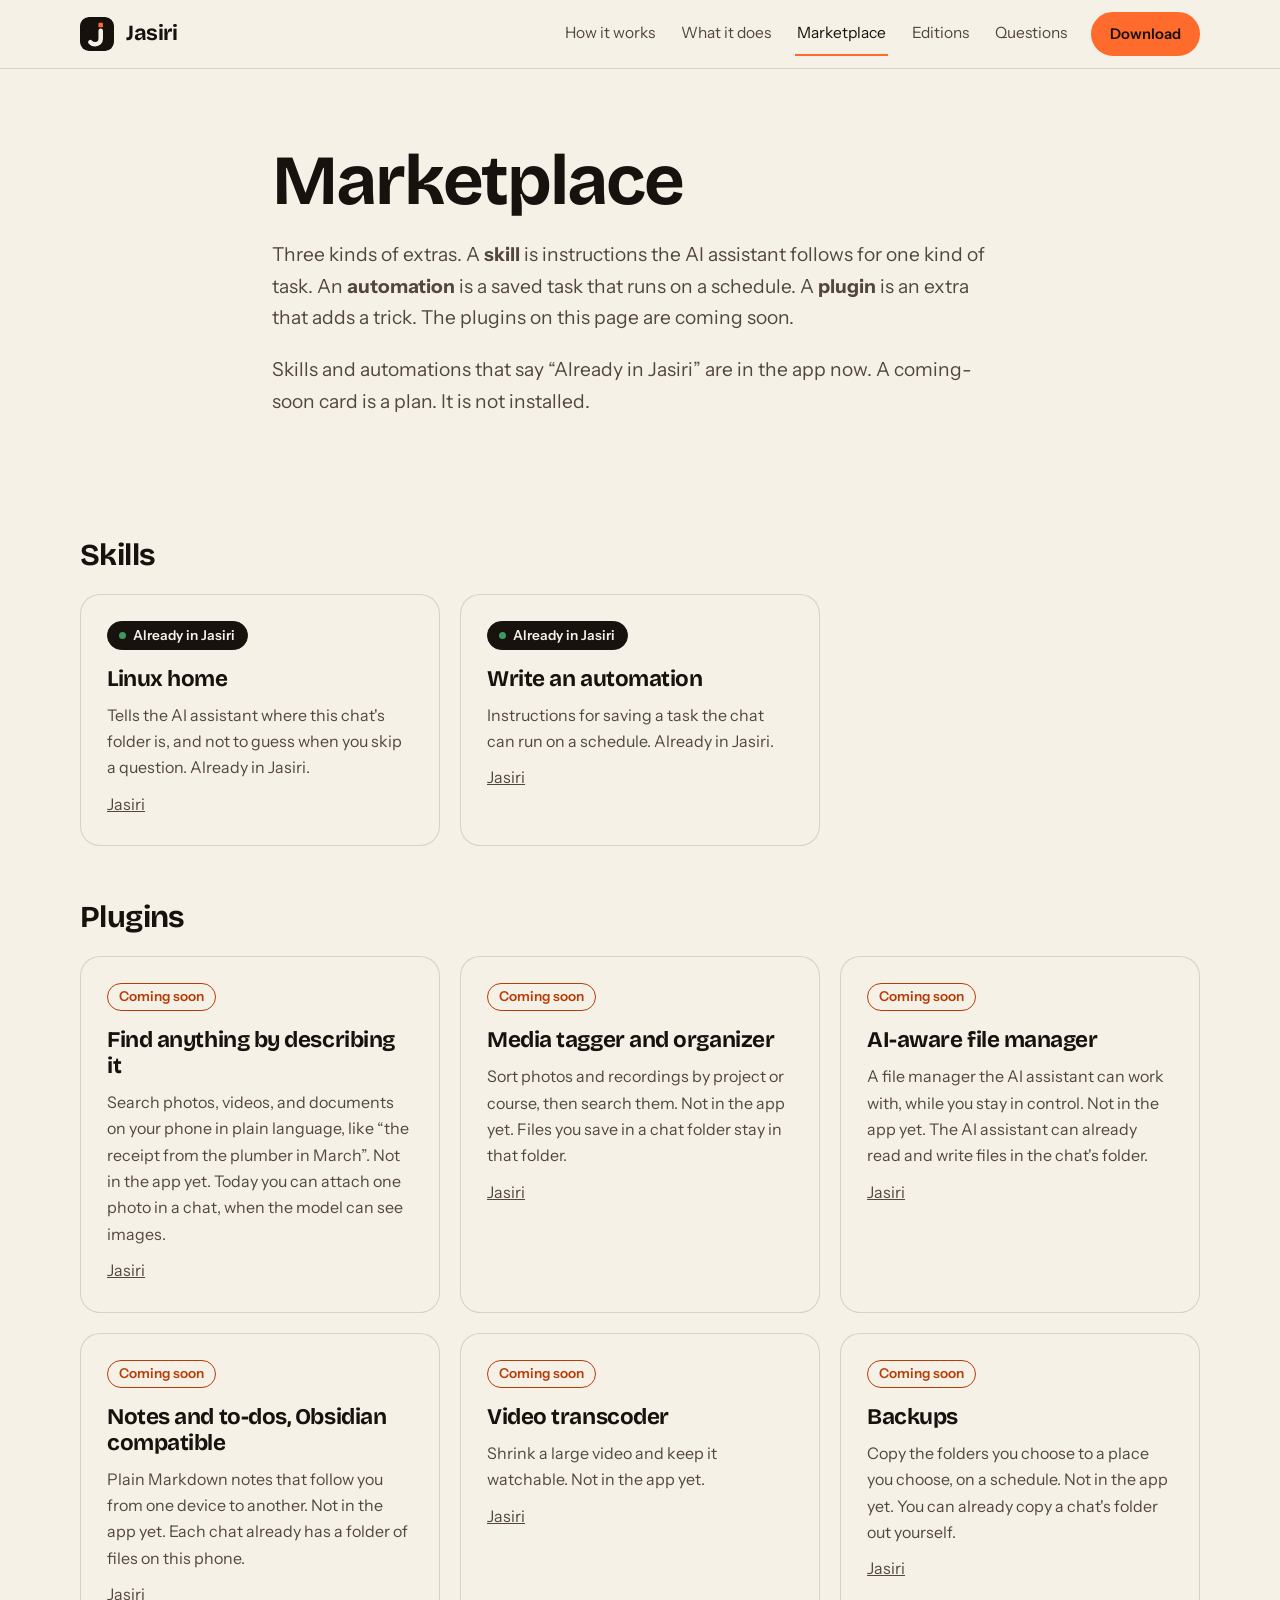
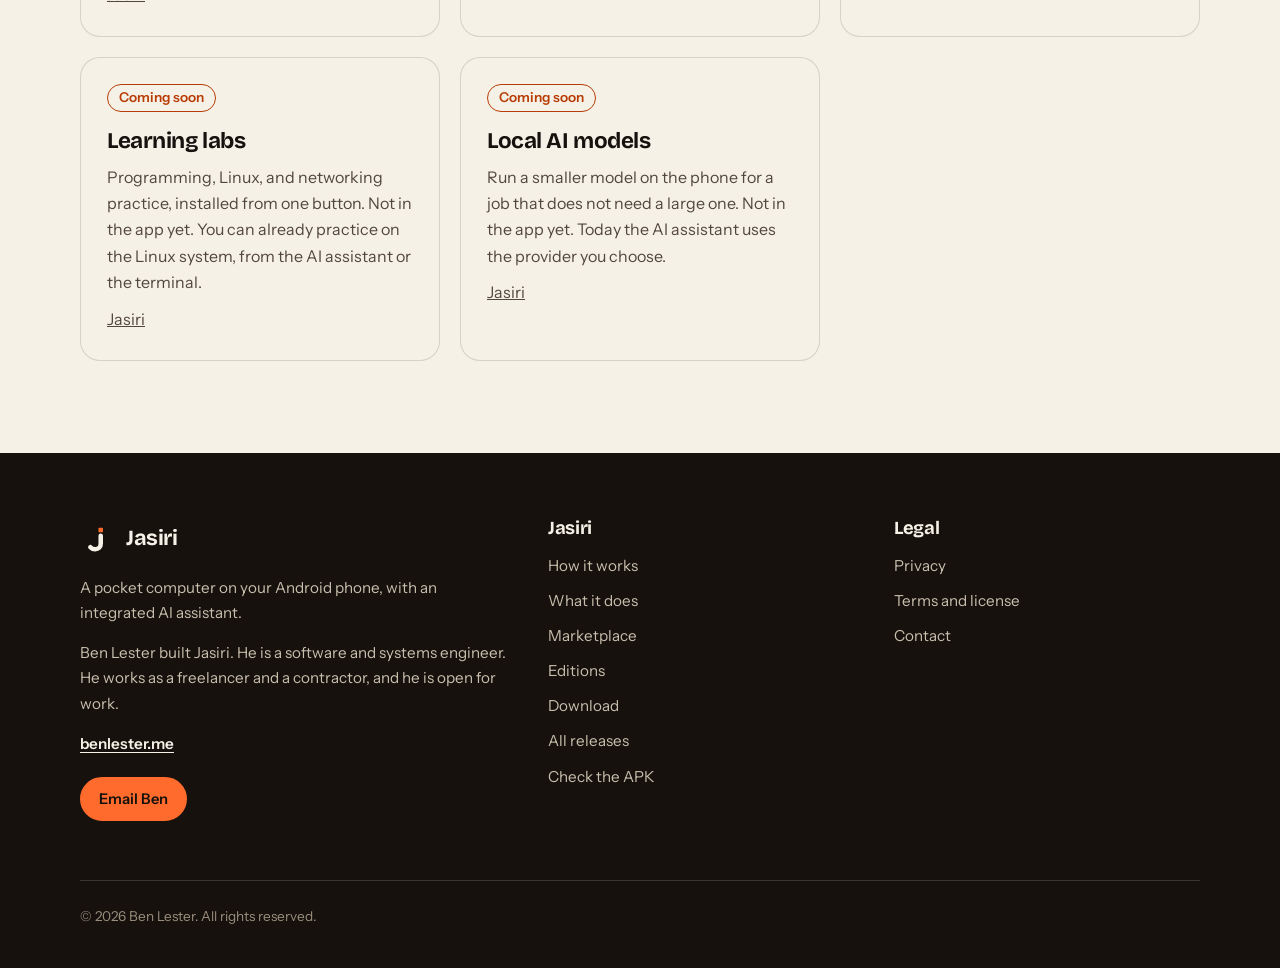
<file: plugins/index.html>
<!DOCTYPE html>
<html lang="en">
<head>
<meta charset="utf-8">
<meta http-equiv="refresh" content="0; url=/marketplace/">
<link rel="canonical" href="https://jasiri.benlester.me/marketplace/">
<title>Marketplace | Jasiri for Android</title>
<script>location.replace("/marketplace/")</script>
</head>
<body>
<p><a href="/marketplace/">Marketplace</a></p>
</body>
</html>
</file>
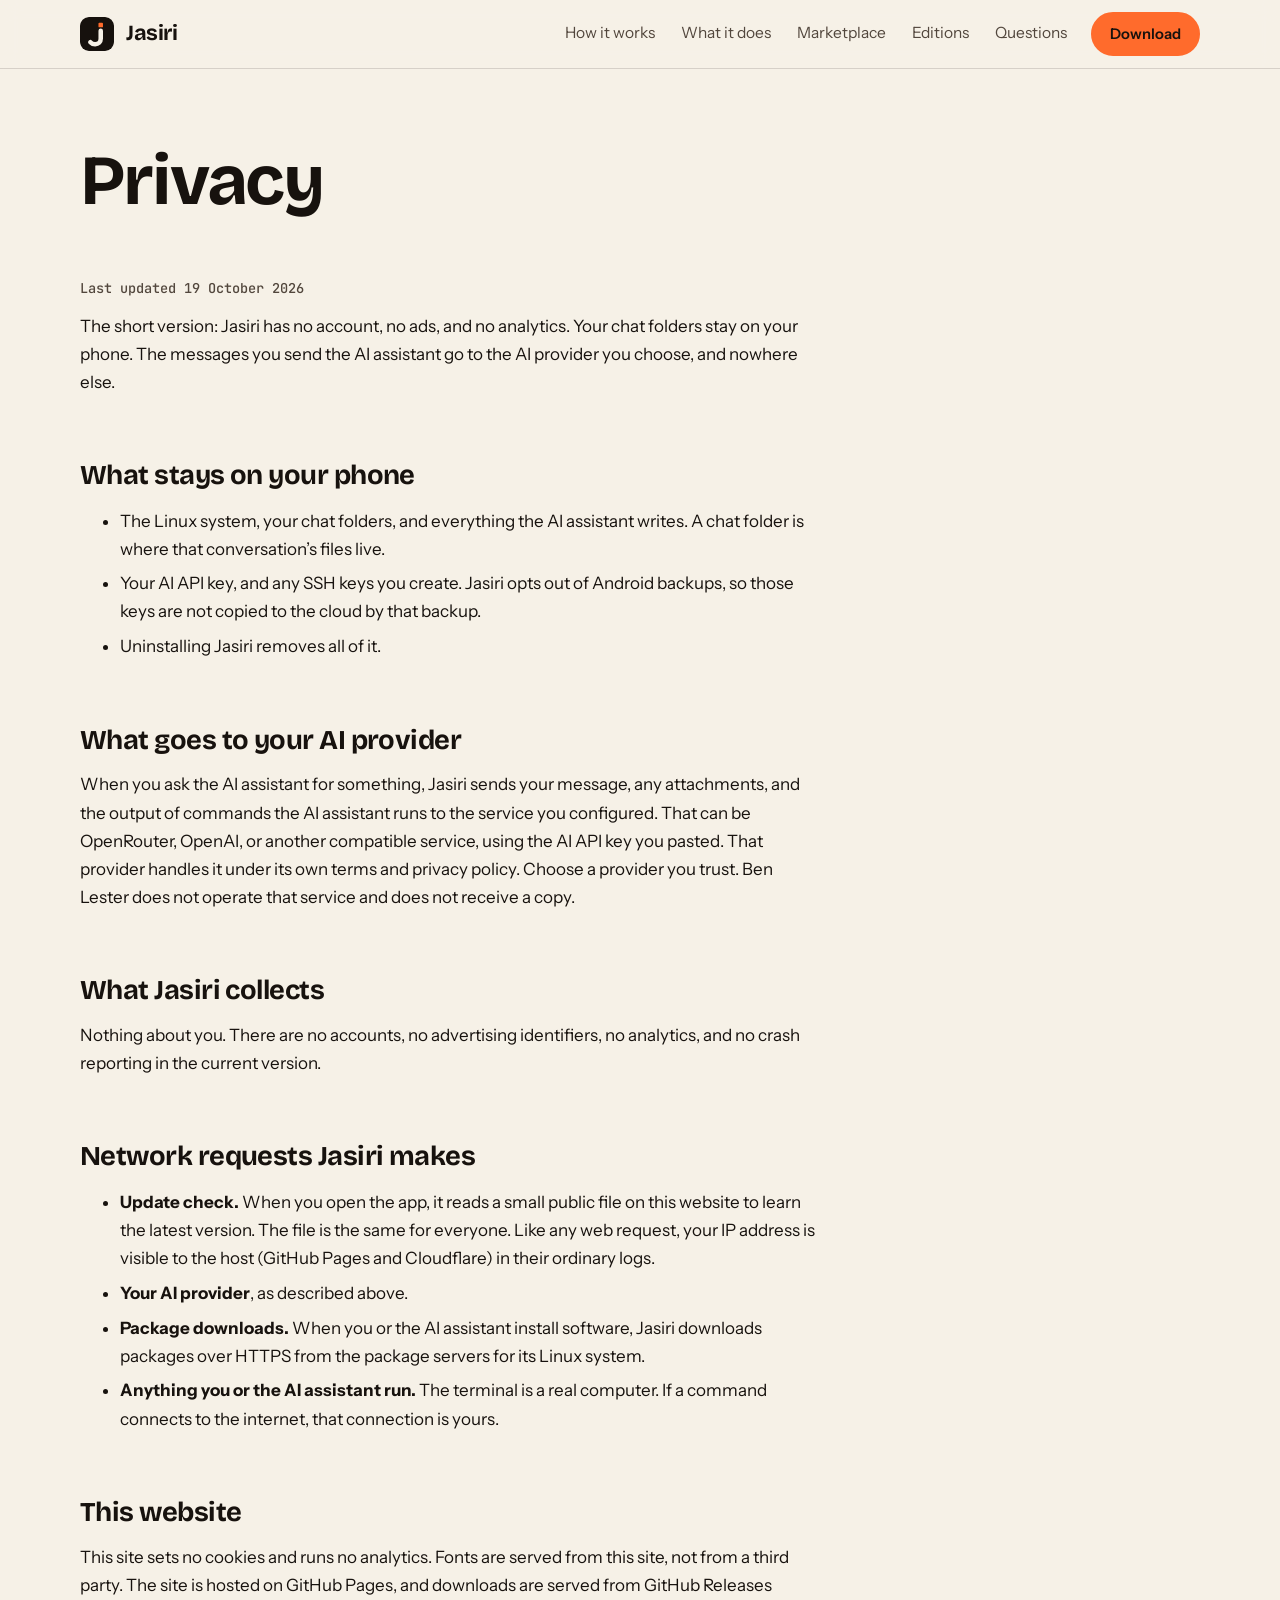
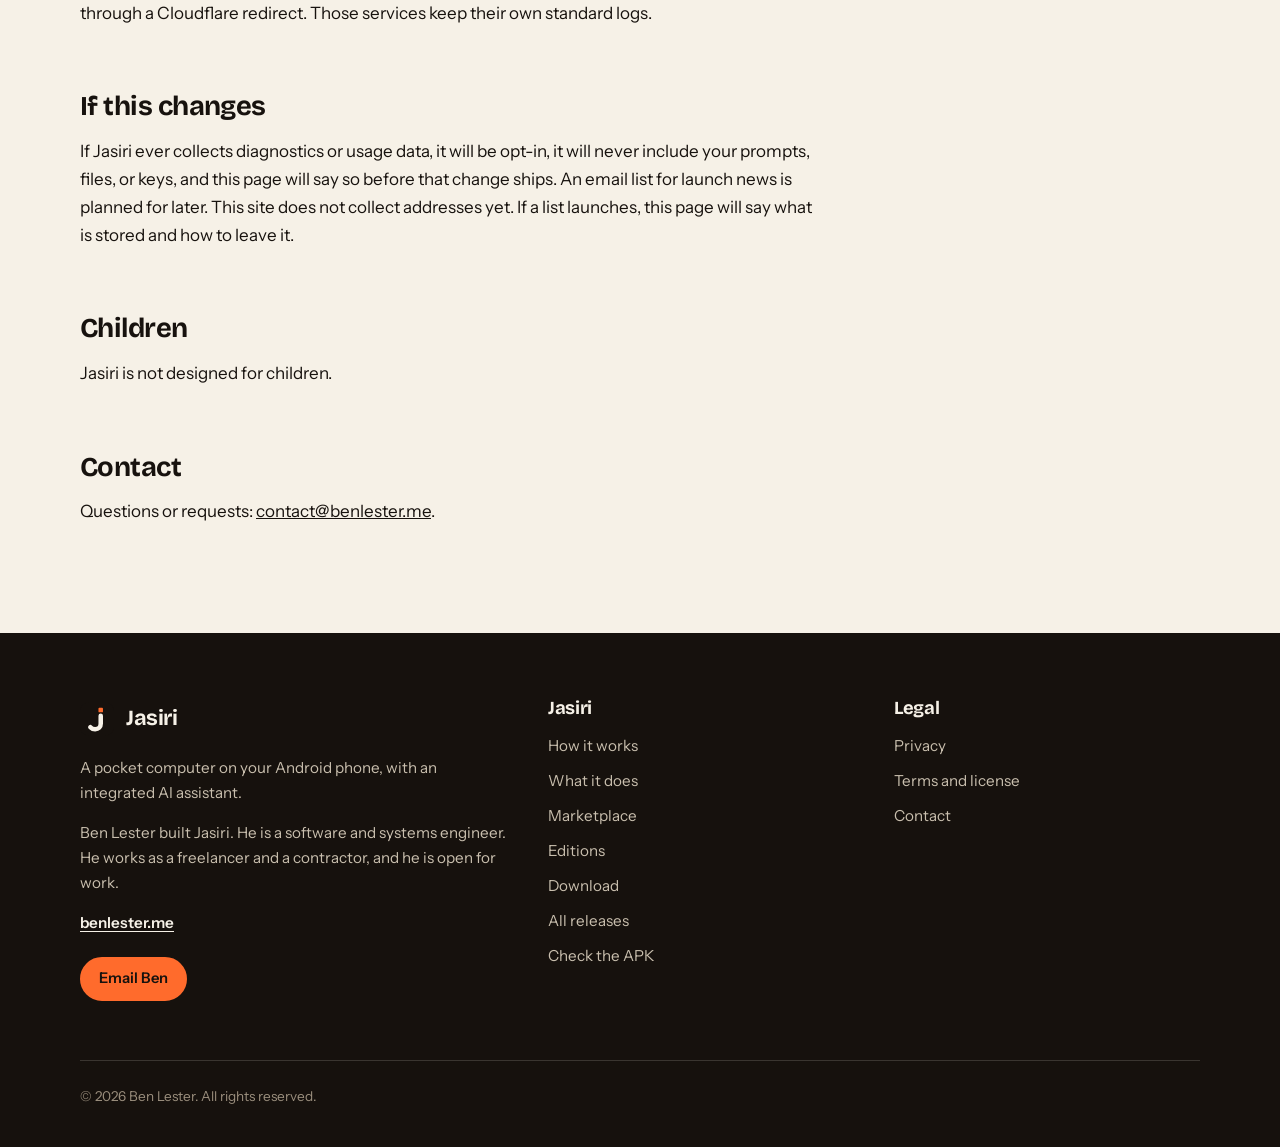
<file: privacy/index.html>
<!DOCTYPE html>
<html lang="en">
<head>
<meta charset="utf-8">
<meta name="viewport" content="width=device-width, initial-scale=1">
<title>Privacy | Jasiri for Android</title>
<meta name="description" content="Jasiri has no account, no ads, and no analytics. Chat folders stay on your phone. Messages go to the AI provider you choose.">
<meta name="theme-color" content="#f6f1e7">
<link rel="canonical" href="https://jasiri.benlester.me/privacy/">
<link rel="icon" href="/favicon.svg" type="image/svg+xml">
<link rel="apple-touch-icon" href="/apple-touch-icon.png">
<link rel="preload" href="/assets/fonts/bricolage.woff2" as="font" type="font/woff2" crossorigin>
<link rel="preload" href="/assets/fonts/instrument-sans.woff2" as="font" type="font/woff2" crossorigin>
<link rel="stylesheet" href="/assets/styles.css">
<meta property="og:type" content="website">
<meta property="og:site_name" content="Jasiri">
<meta property="og:title" content="Privacy | Jasiri for Android">
<meta property="og:description" content="Jasiri has no account, no ads, and no analytics. Chat folders stay on your phone. Messages go to the AI provider you choose.">
<meta property="og:url" content="https://jasiri.benlester.me/privacy/">
<meta property="og:image" content="https://jasiri.benlester.me/assets/og.png">
<meta property="og:image:width" content="1200">
<meta property="og:image:height" content="630">
<meta property="og:image:alt" content="Jasiri. Put your phone to work.">
<meta name="twitter:card" content="summary_large_image">
<meta name="twitter:title" content="Privacy | Jasiri for Android">
<meta name="twitter:description" content="Jasiri has no account, no ads, and no analytics. Chat folders stay on your phone.">
<meta name="twitter:image" content="https://jasiri.benlester.me/assets/og.png">
</head>
<body>
<a class="skip" href="#main">Skip to content</a>
<header class="top">
  <div class="wrap">
    <a class="brand" href="/"><img src="/assets/icon.svg" alt="" width="34" height="34">Jasiri</a>
    <button class="menu" type="button" aria-expanded="false" aria-controls="site-nav">Menu</button>
    <nav id="site-nav" aria-label="Main">
      <a href="/#how">How it works</a>
      <a href="/#today">What it does</a>
      <a href="/marketplace/">Marketplace</a>
      <a href="/#editions">Editions</a>
      <a href="/#faq">Questions</a>
    </nav>
    <a class="btn small" href="https://jasiri-dl.benlester.me/jasiri-sideload.apk">Download</a>
  </div>
</header>
<main id="main">
  <section class="page-hero"><div class="wrap"><h1>Privacy</h1></div></section>
  <div class="wrap"><div class="prose">

<p class="meta">Last updated 19 October 2026</p>
<p>The short version: Jasiri has no account, no ads, and no analytics. Your chat folders stay on your phone. The messages you send the AI assistant go to the AI provider you choose, and nowhere else.</p>

<h2>What stays on your phone</h2>
<ul>
<li>The Linux system, your chat folders, and everything the AI assistant writes. A chat folder is where that conversation&rsquo;s files live.</li>
<li>Your AI API key, and any SSH keys you create. Jasiri opts out of Android backups, so those keys are not copied to the cloud by that backup.</li>
<li>Uninstalling Jasiri removes all of it.</li>
</ul>

<h2>What goes to your AI provider</h2>
<p>When you ask the AI assistant for something, Jasiri sends your message, any attachments, and the output of commands the AI assistant runs to the service you configured. That can be OpenRouter, OpenAI, or another compatible service, using the AI API key you pasted. That provider handles it under its own terms and privacy policy. Choose a provider you trust. Ben Lester does not operate that service and does not receive a copy.</p>

<h2>What Jasiri collects</h2>
<p>Nothing about you. There are no accounts, no advertising identifiers, no analytics, and no crash reporting in the current version.</p>

<h2>Network requests Jasiri makes</h2>
<ul>
<li><strong>Update check.</strong> When you open the app, it reads a small public file on this website to learn the latest version. The file is the same for everyone. Like any web request, your IP address is visible to the host (GitHub Pages and Cloudflare) in their ordinary logs.</li>
<li><strong>Your AI provider</strong>, as described above.</li>
<li><strong>Package downloads.</strong> When you or the AI assistant install software, Jasiri downloads packages over HTTPS from the package servers for its Linux system.</li>
<li><strong>Anything you or the AI assistant run.</strong> The terminal is a real computer. If a command connects to the internet, that connection is yours.</li>
</ul>

<h2>This website</h2>
<p>This site sets no cookies and runs no analytics. Fonts are served from this site, not from a third party. The site is hosted on GitHub Pages, and downloads are served from GitHub Releases through a Cloudflare redirect. Those services keep their own standard logs.</p>

<h2>If this changes</h2>
<p>If Jasiri ever collects diagnostics or usage data, it will be opt-in, it will never include your prompts, files, or keys, and this page will say so before that change ships. An email list for launch news is planned for later. This site does not collect addresses yet. If a list launches, this page will say what is stored and how to leave it.</p>

<h2>Children</h2>
<p>Jasiri is not designed for children.</p>

<h2>Contact</h2>
<p>Questions or requests: <a href="mailto:contact@benlester.me">contact@benlester.me</a>.</p>

  </div></div>
</main>
<footer>
  <div class="wrap">
    <div class="cols">
      <div class="promo">
        <a class="brand" href="/"><img src="/assets/icon.svg" alt="" width="34" height="34">Jasiri</a>
        <p>A pocket computer on your Android phone, with an integrated AI assistant.</p>
        <p>Ben Lester built Jasiri. He is a software and systems engineer. He works as a freelancer and a contractor, and he is open for work.</p>
        <p><a class="site" href="https://benlester.me">benlester.me</a></p>
        <p><a class="btn small" href="mailto:contact@benlester.me">Email Ben</a></p>
      </div>
      <div>
        <h2>Jasiri</h2>
        <ul>
          <li><a href="/#how">How it works</a></li>
          <li><a href="/#today">What it does</a></li>
          <li><a href="/marketplace/">Marketplace</a></li>
          <li><a href="/#editions">Editions</a></li>
          <li><a href="https://jasiri-dl.benlester.me/jasiri-sideload.apk">Download</a></li>
          <li><a href="https://github.com/lester-01/jasiri/releases">All releases</a></li>
          <li><a href="/check/">Check the APK</a></li>
        </ul>
      </div>
      <div>
        <h2>Legal</h2>
        <ul>
          <li><a href="/privacy/">Privacy</a></li>
          <li><a href="/terms/">Terms and license</a></li>
          <li><a href="mailto:contact@benlester.me">Contact</a></li>
        </ul>
      </div>
    </div>
    <div class="legal">
      <p>&copy; 2026 Ben Lester. All rights reserved.</p>
    </div>
  </div>
</footer>
<script src="/assets/site.js" defer></script>
</body>
</html>
</file>
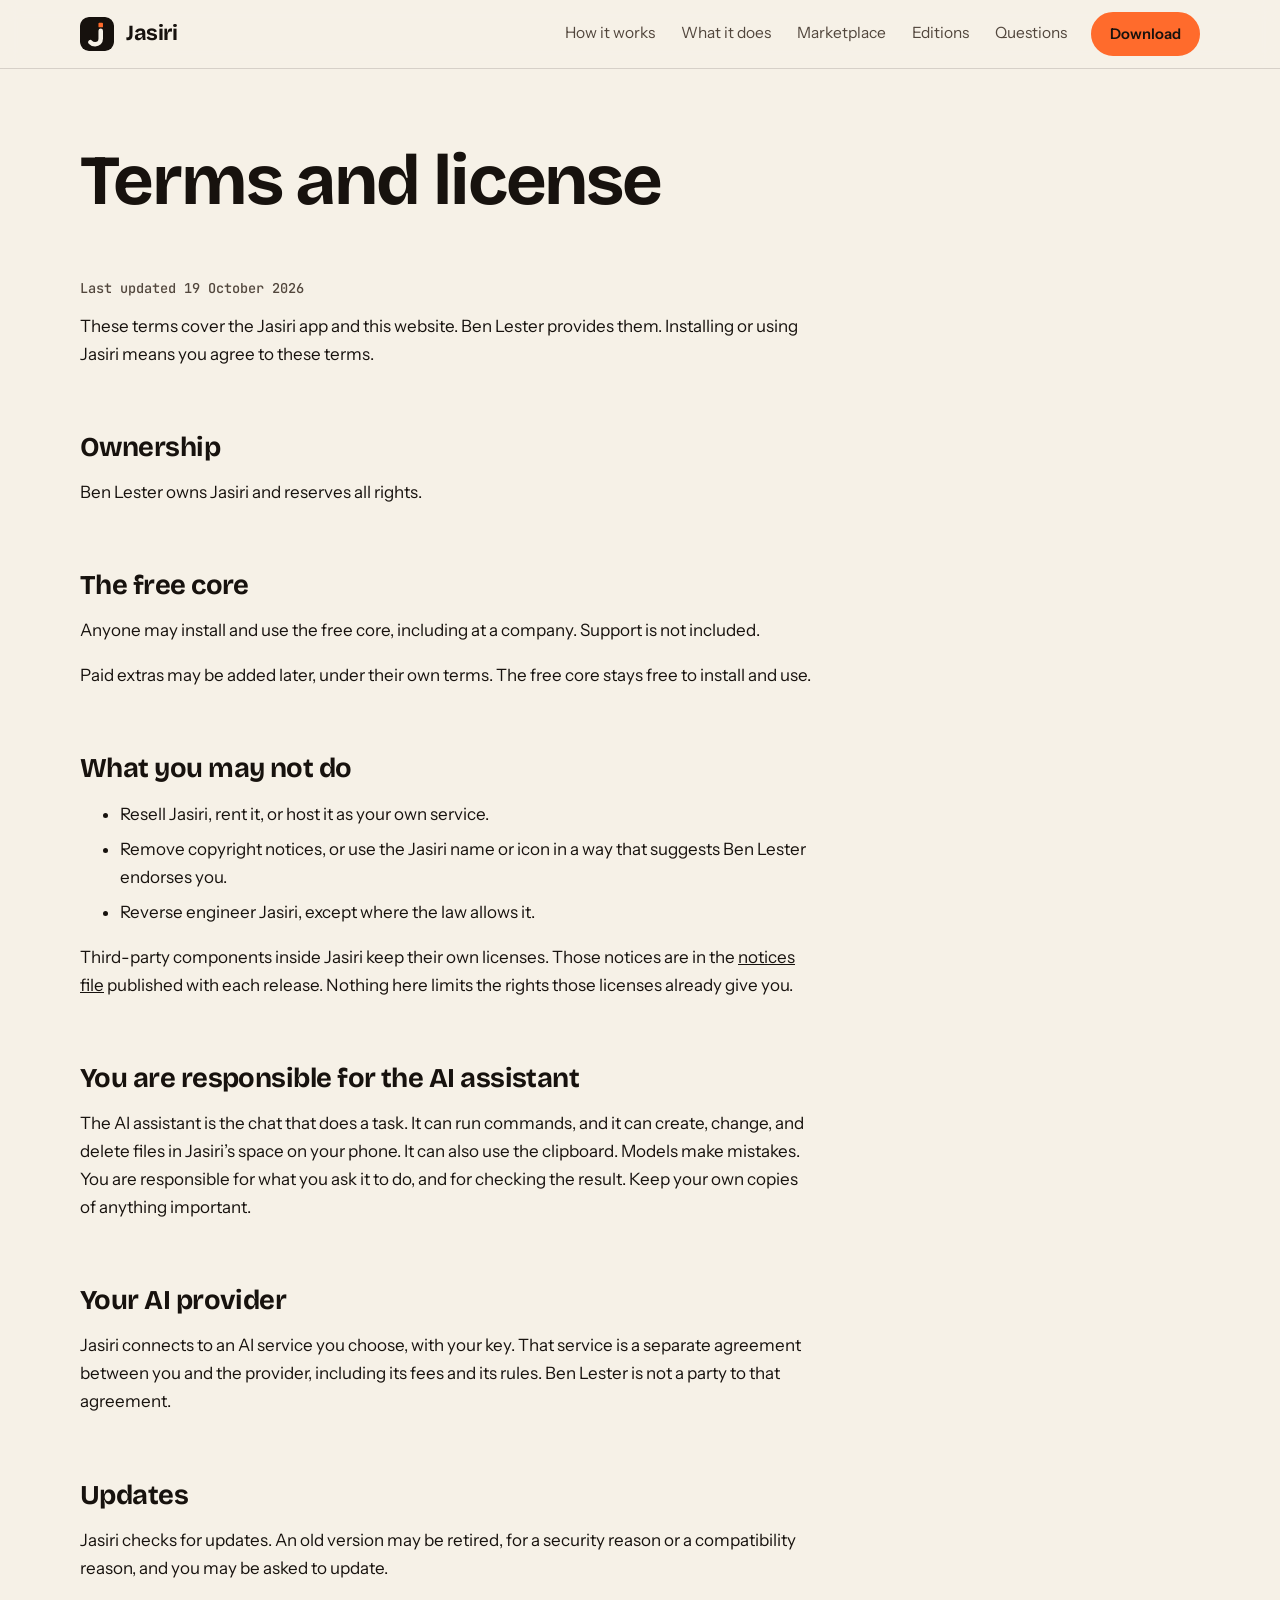
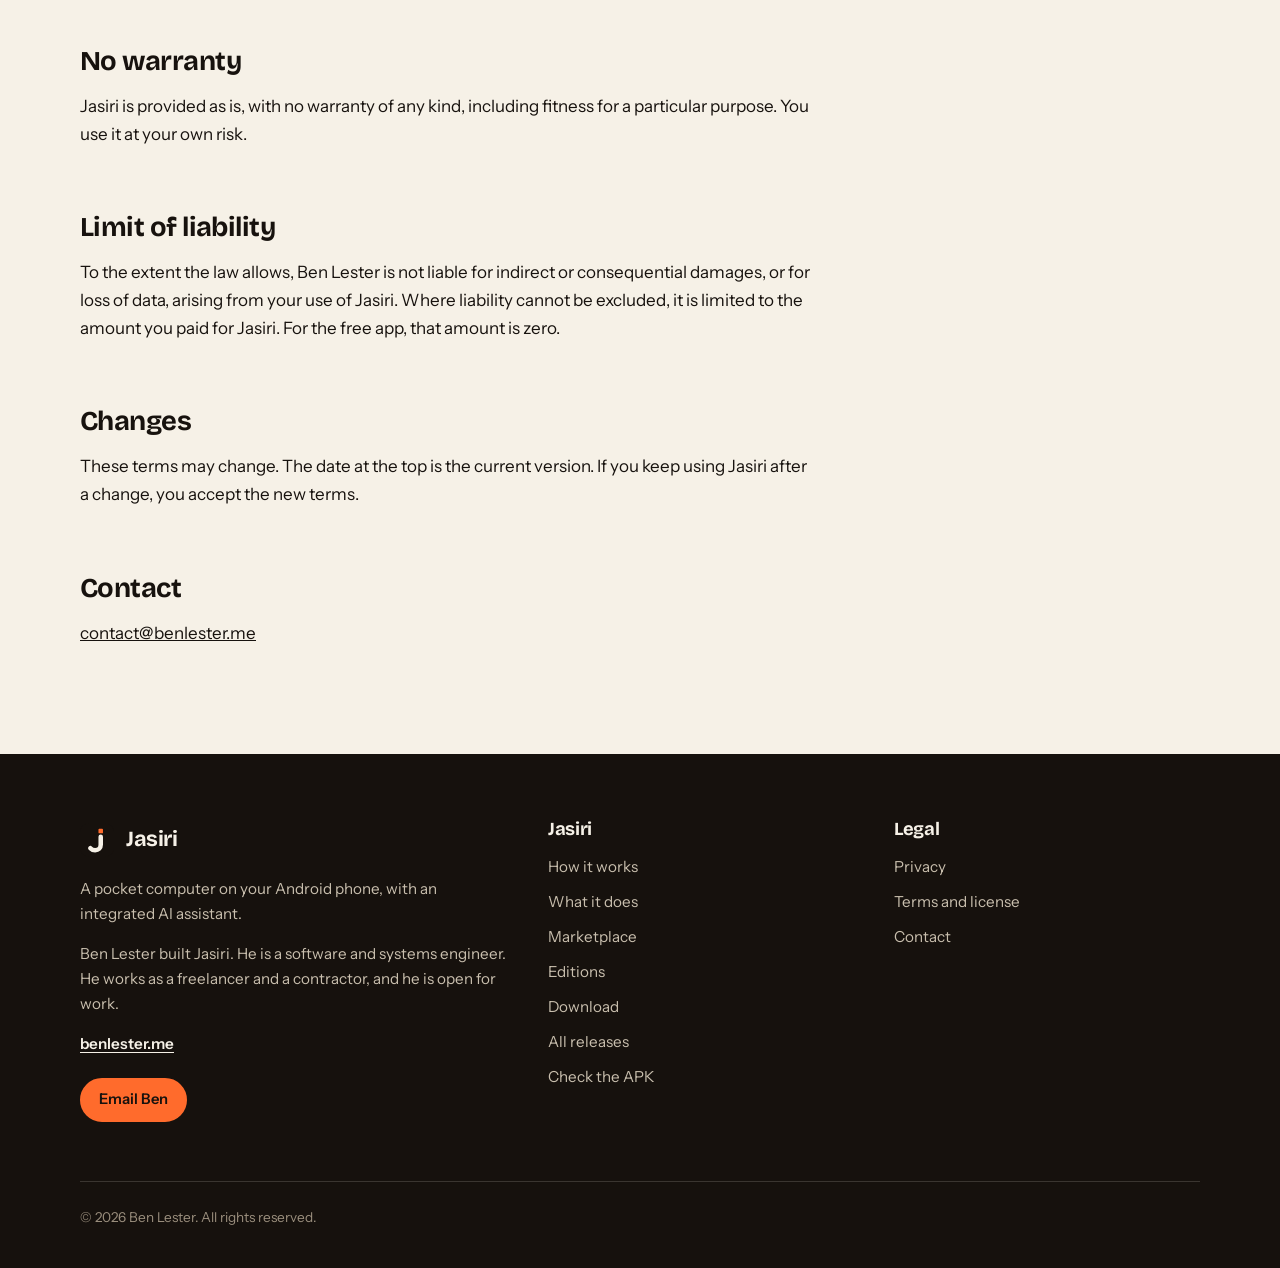
<file: terms/index.html>
<!DOCTYPE html>
<html lang="en">
<head>
<meta charset="utf-8">
<meta name="viewport" content="width=device-width, initial-scale=1">
<title>Terms and license | Jasiri for Android</title>
<meta name="description" content="Ben Lester owns Jasiri and reserves all rights. The free core may be installed and used, including at a company. It may not be resold or hosted as a service.">
<meta name="theme-color" content="#f6f1e7">
<link rel="canonical" href="https://jasiri.benlester.me/terms/">
<link rel="icon" href="/favicon.svg" type="image/svg+xml">
<link rel="apple-touch-icon" href="/apple-touch-icon.png">
<link rel="preload" href="/assets/fonts/bricolage.woff2" as="font" type="font/woff2" crossorigin>
<link rel="preload" href="/assets/fonts/instrument-sans.woff2" as="font" type="font/woff2" crossorigin>
<link rel="stylesheet" href="/assets/styles.css">
<meta property="og:type" content="website">
<meta property="og:site_name" content="Jasiri">
<meta property="og:title" content="Terms and license | Jasiri for Android">
<meta property="og:description" content="Ben Lester owns Jasiri and reserves all rights. The free core may be installed and used, including at a company.">
<meta property="og:url" content="https://jasiri.benlester.me/terms/">
<meta property="og:image" content="https://jasiri.benlester.me/assets/og.png">
<meta property="og:image:width" content="1200">
<meta property="og:image:height" content="630">
<meta property="og:image:alt" content="Jasiri. Put your phone to work.">
<meta name="twitter:card" content="summary_large_image">
<meta name="twitter:title" content="Terms and license | Jasiri for Android">
<meta name="twitter:description" content="Ben Lester owns Jasiri and reserves all rights. The free core may be installed and used, including at a company.">
<meta name="twitter:image" content="https://jasiri.benlester.me/assets/og.png">
</head>
<body>
<a class="skip" href="#main">Skip to content</a>
<header class="top">
  <div class="wrap">
    <a class="brand" href="/"><img src="/assets/icon.svg" alt="" width="34" height="34">Jasiri</a>
    <button class="menu" type="button" aria-expanded="false" aria-controls="site-nav">Menu</button>
    <nav id="site-nav" aria-label="Main">
      <a href="/#how">How it works</a>
      <a href="/#today">What it does</a>
      <a href="/marketplace/">Marketplace</a>
      <a href="/#editions">Editions</a>
      <a href="/#faq">Questions</a>
    </nav>
    <a class="btn small" href="https://jasiri-dl.benlester.me/jasiri-sideload.apk">Download</a>
  </div>
</header>
<main id="main">
  <section class="page-hero"><div class="wrap"><h1>Terms and license</h1></div></section>
  <div class="wrap"><div class="prose">

<p class="meta">Last updated 19 October 2026</p>
<p>These terms cover the Jasiri app and this website. Ben Lester provides them. Installing or using Jasiri means you agree to these terms.</p>

<h2>Ownership</h2>
<p>Ben Lester owns Jasiri and reserves all rights.</p>

<h2>The free core</h2>
<p>Anyone may install and use the free core, including at a company. Support is not included.</p>
<p>Paid extras may be added later, under their own terms. The free core stays free to install and use.</p>

<h2>What you may not do</h2>
<ul>
<li>Resell Jasiri, rent it, or host it as your own service.</li>
<li>Remove copyright notices, or use the Jasiri name or icon in a way that suggests Ben Lester endorses you.</li>
<li>Reverse engineer Jasiri, except where the law allows it.</li>
</ul>
<p>Third-party components inside Jasiri keep their own licenses. Those notices are in the <a href="https://github.com/lester-01/jasiri/blob/main/NOTICES.md">notices file</a> published with each release. Nothing here limits the rights those licenses already give you.</p>

<h2>You are responsible for the AI assistant</h2>
<p>The AI assistant is the chat that does a task. It can run commands, and it can create, change, and delete files in Jasiri&rsquo;s space on your phone. It can also use the clipboard. Models make mistakes. You are responsible for what you ask it to do, and for checking the result. Keep your own copies of anything important.</p>

<h2>Your AI provider</h2>
<p>Jasiri connects to an AI service you choose, with your key. That service is a separate agreement between you and the provider, including its fees and its rules. Ben Lester is not a party to that agreement.</p>

<h2>Updates</h2>
<p>Jasiri checks for updates. An old version may be retired, for a security reason or a compatibility reason, and you may be asked to update.</p>

<h2>No warranty</h2>
<p>Jasiri is provided as is, with no warranty of any kind, including fitness for a particular purpose. You use it at your own risk.</p>

<h2>Limit of liability</h2>
<p>To the extent the law allows, Ben Lester is not liable for indirect or consequential damages, or for loss of data, arising from your use of Jasiri. Where liability cannot be excluded, it is limited to the amount you paid for Jasiri. For the free app, that amount is zero.</p>

<h2>Changes</h2>
<p>These terms may change. The date at the top is the current version. If you keep using Jasiri after a change, you accept the new terms.</p>

<h2>Contact</h2>
<p><a href="mailto:contact@benlester.me">contact@benlester.me</a></p>

  </div></div>
</main>
<footer>
  <div class="wrap">
    <div class="cols">
      <div class="promo">
        <a class="brand" href="/"><img src="/assets/icon.svg" alt="" width="34" height="34">Jasiri</a>
        <p>A pocket computer on your Android phone, with an integrated AI assistant.</p>
        <p>Ben Lester built Jasiri. He is a software and systems engineer. He works as a freelancer and a contractor, and he is open for work.</p>
        <p><a class="site" href="https://benlester.me">benlester.me</a></p>
        <p><a class="btn small" href="mailto:contact@benlester.me">Email Ben</a></p>
      </div>
      <div>
        <h2>Jasiri</h2>
        <ul>
          <li><a href="/#how">How it works</a></li>
          <li><a href="/#today">What it does</a></li>
          <li><a href="/marketplace/">Marketplace</a></li>
          <li><a href="/#editions">Editions</a></li>
          <li><a href="https://jasiri-dl.benlester.me/jasiri-sideload.apk">Download</a></li>
          <li><a href="https://github.com/lester-01/jasiri/releases">All releases</a></li>
          <li><a href="/check/">Check the APK</a></li>
        </ul>
      </div>
      <div>
        <h2>Legal</h2>
        <ul>
          <li><a href="/privacy/">Privacy</a></li>
          <li><a href="/terms/">Terms and license</a></li>
          <li><a href="mailto:contact@benlester.me">Contact</a></li>
        </ul>
      </div>
    </div>
    <div class="legal">
      <p>&copy; 2026 Ben Lester. All rights reserved.</p>
    </div>
  </div>
</footer>
<script src="/assets/site.js" defer></script>
</body>
</html>
</file>
<file: assets/styles.css>
@font-face{font-family:"Bricolage Grotesque";src:url("/assets/fonts/bricolage.woff2") format("woff2");font-weight:200 800;font-display:swap}
@font-face{font-family:"Instrument Sans";src:url("/assets/fonts/instrument-sans.woff2") format("woff2");font-weight:400 700;font-display:swap}
@font-face{font-family:"JetBrains Mono";src:url("/assets/fonts/jetbrains-mono.woff2") format("woff2");font-weight:100 800;font-display:swap}

:root{
  --paper:#f6f1e7;
  --paper-2:#ece4d3;
  --ink:#17120e;
  --ink-soft:#52473d;
  --night:#16110d;
  --night-2:#231b15;
  --night-3:#2f261e;
  --cream:#f6f1e7;
  --cream-soft:#c9bfae;
  --ember:#ff6b2c;
  --ember-deep:#b83c05;
  --leaf:#3c9a5f;
  --line:rgba(23,18,14,.14);
  --line-night:rgba(246,241,231,.16);
  --radius:20px;
  --display:"Bricolage Grotesque","Avenir Next",system-ui,sans-serif;
  --body:"Instrument Sans",system-ui,-apple-system,"Segoe UI",sans-serif;
  --mono:"JetBrains Mono",ui-monospace,SFMono-Regular,Menlo,monospace;
}

*{box-sizing:border-box}
html{scroll-behavior:smooth;-webkit-text-size-adjust:100%}
body{margin:0;background:var(--paper);color:var(--ink);font:400 1.0625rem/1.65 var(--body);-webkit-font-smoothing:antialiased}
img,svg{max-width:100%;display:block}
a{color:inherit}
h1,h2,h3{font-family:var(--display);font-weight:700;line-height:1.05;letter-spacing:-.02em;margin:0}
p{margin:0 0 1em}
.wrap{width:min(1120px,100% - 40px);margin-inline:auto}
.skip{position:absolute;left:-999px;top:8px;background:var(--ink);color:var(--cream);padding:.6rem 1rem;border-radius:10px;z-index:100}
.skip:focus{left:12px}
:focus-visible{outline:3px solid var(--ember);outline-offset:3px;border-radius:6px}

/* header */
.top{position:sticky;top:0;z-index:50;background:rgba(246,241,231,.88);backdrop-filter:blur(10px);border-bottom:1px solid var(--line)}
.top .wrap{display:flex;align-items:center;gap:18px;height:68px}
.brand{display:flex;align-items:center;gap:12px;text-decoration:none;font:700 1.35rem/1 var(--display);letter-spacing:-.02em;min-height:44px}
.brand img{width:34px;height:34px;border-radius:9px}
.menu{display:none;align-items:center;min-height:44px;padding:0 1rem;background:transparent;color:var(--ink);border:1.5px solid var(--ink);border-radius:999px;font:600 .92rem/1 var(--body);cursor:pointer}
.top nav{display:flex;gap:8px 22px;margin-left:auto;font-size:.97rem}
.top nav a{text-decoration:none;color:var(--ink-soft);min-height:44px;display:inline-flex;align-items:center;padding:0 2px;border-bottom:2px solid transparent}
.top nav a:hover,.top nav a[aria-current]{color:var(--ink);border-color:var(--ember)}
.top .btn{margin-left:4px}

/* buttons */
.btn{display:inline-flex;align-items:center;gap:.6rem;background:var(--ember);color:var(--ink);font:600 1rem/1 var(--body);padding:.95rem 1.4rem;border-radius:999px;text-decoration:none;border:2px solid var(--ember);transition:transform .15s ease,background .15s ease}
.btn:hover{transform:translateY(-2px);background:#ff8450;border-color:#ff8450}
.btn.small{padding:.65rem 1.05rem;font-size:.92rem;min-height:44px}
.btn.ghost{background:transparent;color:inherit;border-color:currentColor}
.btn.ghost:hover{background:rgba(23,18,14,.06)}
.night .btn.ghost:hover{background:rgba(246,241,231,.08)}
.btn svg{width:18px;height:18px}

/* hero */
.hero{padding:72px 0 88px;overflow:hidden}
.hero .wrap{display:grid;grid-template-columns:1.12fr .88fr;gap:56px;align-items:center}
.hero h1{font-size:clamp(3rem,7.4vw,5.6rem);letter-spacing:-.035em;line-height:.96}
.kicker{font:600 1.2rem/1.35 var(--display);margin:22px 0 14px;color:var(--ink)}
.lead{font-size:1.2rem;color:var(--ink-soft);max-width:34em}
.cta{display:flex;flex-wrap:wrap;gap:14px;margin:30px 0 18px}
.fine{font-size:.92rem;color:var(--ink-soft);margin:0}
.fine strong{color:var(--ink)}
.dot{display:inline-block;width:9px;height:9px;border-radius:50%;background:var(--leaf);margin-right:.5rem;vertical-align:middle}
.caption{margin:28px auto 0;max-width:18rem;text-align:center;font-size:.92rem;color:var(--ink-soft)}
.narrow{max-width:46rem}
.narrow h3{font-size:1.45rem;margin:1.6em 0 .45em}
.narrow p{font-size:1.08rem;color:var(--ink-soft)}
.split.later{margin-top:56px}
.split.later h3{font-size:1.7rem;margin-bottom:12px}
.split.later p{color:var(--ink-soft);margin:0}
code{font:500 .92em var(--mono)}
.band-paper2 code,.split.later code{background:var(--paper);padding:.1em .35em;border-radius:5px}

/* phone */
.stage{position:relative;display:flex;flex-direction:column;align-items:center}
.stage::before{content:"";position:absolute;inset:6% 4% 2% 10%;background:var(--paper-2);border-radius:44% 56% 52% 48%/48% 42% 58% 52%;transform:rotate(-6deg)}
.phone{position:relative;width:min(320px,78vw);aspect-ratio:9/19;background:var(--night);border-radius:44px;padding:10px;box-shadow:0 40px 70px -28px rgba(23,18,14,.55),0 0 0 2px #0b0806}
.phone .screen{position:relative;width:100%;height:100%;border-radius:35px;overflow:hidden;background:#1d1611;color:var(--cream);display:flex;flex-direction:column}
.phone .screen img{width:100%;height:100%;object-fit:cover;object-position:top}
.phone .notch{position:absolute;top:10px;left:50%;width:84px;height:22px;background:#0b0806;border-radius:99px;transform:translateX(-50%);z-index:3}
.bar{display:flex;align-items:center;gap:10px;padding:44px 16px 12px;border-bottom:1px solid var(--line-night);font:600 .86rem/1 var(--display)}
.bar img{width:22px;height:22px;border-radius:6px}
.bar span{margin-left:auto;font:500 .7rem/1 var(--mono);color:var(--cream-soft)}
.chat{flex:1;padding:14px 14px 10px;display:flex;flex-direction:column;gap:10px;font-size:.8rem;line-height:1.4;overflow:hidden}
.msg{max-width:88%;padding:9px 12px;border-radius:14px;opacity:0;transform:translateY(8px);animation:rise .5s ease forwards}
.msg.me{align-self:flex-end;background:var(--ember);color:var(--ink);border-bottom-right-radius:4px}
.msg.bot{align-self:flex-start;background:var(--night-3);border-bottom-left-radius:4px}
.msg.tool{align-self:stretch;max-width:100%;background:#0f0b08;border:1px solid var(--line-night);font:500 .68rem/1.5 var(--mono);color:var(--cream-soft);border-radius:10px}
.msg.tool b{color:var(--ember);font-weight:600}
.msg:nth-child(1){animation-delay:.3s}.msg:nth-child(2){animation-delay:1.1s}.msg:nth-child(3){animation-delay:1.9s}.msg:nth-child(4){animation-delay:2.7s}.msg:nth-child(5){animation-delay:3.5s}
@keyframes rise{to{opacity:1;transform:none}}
.input{margin:6px 12px 14px;border:1px solid var(--line-night);border-radius:99px;padding:10px 14px;font-size:.74rem;color:var(--cream-soft);display:flex;justify-content:space-between}
.input i{width:18px;height:18px;border-radius:50%;background:var(--ember);display:block}

/* sections */
section{padding:92px 0}
.band-paper2{background:var(--paper-2)}
.night{background:var(--night);color:var(--cream)}
.night .lead,.night p{color:var(--cream-soft)}
.sec-head{max-width:46rem;margin-bottom:48px}
.sec-head h2{font-size:clamp(2.1rem,4.6vw,3.4rem)}
.sec-head p{font-size:1.15rem;color:var(--ink-soft);margin-top:18px}
.night .sec-head p{color:var(--cream-soft)}
.steps{display:grid;grid-template-columns:repeat(3,1fr);gap:36px;padding:0;margin:0;list-style:none}
.steps h3{font-size:1.7rem;margin-bottom:12px}
.steps p{color:var(--ink-soft);margin:0}
.plain{display:grid;grid-template-columns:1fr 1fr;gap:32px 48px;list-style:none;padding:0;margin:0}
.plain h3{font-size:1.35rem;margin-bottom:8px}
.plain p{margin:0;color:var(--ink-soft)}

/* pun */
.pun{padding:110px 0}
.pun p.big{font:700 clamp(1.9rem,4.4vw,3.3rem)/1.12 var(--display);letter-spacing:-.025em;color:var(--cream);max-width:24em;margin:0}
.pun p.big mark{background:none;color:var(--ember)}
.pun p.sub{margin-top:26px;font-size:1.15rem;max-width:36em}

/* cards */
.grid{display:grid;grid-template-columns:repeat(3,1fr);gap:20px}
.card{background:var(--paper);border:1px solid var(--line);border-radius:var(--radius);padding:26px 26px 28px;display:flex;flex-direction:column;gap:10px}
.band-paper2 .card{background:var(--paper)}
.card h3{font-size:1.4rem;line-height:1.15}
.card p{margin:0;color:var(--ink-soft);font-size:1rem}
.card .chip{align-self:flex-start;margin-bottom:6px}
.chip{display:inline-flex;align-items:center;gap:.45rem;font:600 .85rem/1 var(--body);padding:.4rem .7rem;border-radius:99px;border:1.5px solid var(--ink)}
.chip.live{background:var(--ink);color:var(--cream);border-color:var(--ink)}
.chip.live::before{content:"";width:7px;height:7px;border-radius:50%;background:var(--leaf)}
.chip.soon{border-style:solid;color:var(--ember-deep);border-color:var(--ember-deep)}
.chip.idea{border-style:dashed;color:var(--ink-soft);border-color:var(--ink-soft)}

/* terminal block */
.split{display:grid;grid-template-columns:1fr 1fr;gap:56px;align-items:center}
.term{background:#0d0906;border:1px solid var(--line-night);border-radius:16px;overflow:hidden;font:500 .9rem/1.7 var(--mono);color:var(--cream)}
.term header{display:flex;gap:7px;padding:12px 16px;border-bottom:1px solid var(--line-night)}
.term header i{width:11px;height:11px;border-radius:50%;background:var(--night-3)}
.term pre{margin:0;padding:20px 22px 24px;white-space:pre-wrap;overflow-x:auto}
.term .p{color:var(--ember)}
.term .c{color:#8d8071}
.ticks{list-style:none;padding:0;margin:26px 0 0;display:grid;gap:12px}
.ticks li{padding-left:30px;position:relative;color:var(--cream-soft)}
.ticks li::before{content:"";position:absolute;left:2px;top:.55em;width:12px;height:12px;border-radius:3px;background:var(--ember)}
.ticks strong{color:var(--cream);font-weight:600}

/* install */
.install{display:grid;grid-template-columns:repeat(3,1fr);gap:28px;list-style:none;padding:0;margin:0}
.install li{padding-top:16px;border-top:3px solid var(--ink)}
.install h3{font-size:1.4rem;margin-bottom:8px}
.install p{color:var(--ink-soft);margin:0}
.dl-box{margin-top:44px;display:flex;flex-wrap:wrap;gap:18px 28px;align-items:center;padding:24px 28px;background:var(--paper-2);border-radius:var(--radius)}
.dl-box code{font:500 .8rem/1.5 var(--mono);word-break:break-all;color:var(--ink-soft)}

/* privacy strip */
.points{display:grid;grid-template-columns:repeat(4,1fr);gap:28px;list-style:none;padding:0;margin:0}
.points h3{font-size:1.25rem;margin-bottom:8px}
.points p{margin:0;color:var(--cream-soft);font-size:.98rem}
.points li{border-top:1px solid var(--line-night);padding-top:20px}

/* hard parts */
.hard{display:grid;grid-template-columns:repeat(4,1fr);gap:24px;list-style:none;padding:0;margin:0}
.hard li{font:600 1.1rem/1.3 var(--display);padding-top:16px;border-top:2px solid var(--ink)}
.hard small{display:block;font:400 .95rem/1.5 var(--body);color:var(--ink-soft);margin-top:8px}

/* faq */
.faq{max-width:50rem}
details{border-top:1px solid var(--line);padding:0}
details:last-child{border-bottom:1px solid var(--line)}
summary{cursor:pointer;list-style:none;padding:22px 40px 22px 0;font:600 1.2rem/1.3 var(--display);position:relative}
summary::-webkit-details-marker{display:none}
summary::after{content:"+";position:absolute;right:4px;top:18px;font:500 1.7rem/1 var(--mono);color:var(--ember-deep);transition:transform .2s}
details[open] summary::after{transform:rotate(45deg)}
details p{padding:0 40px 24px 0;margin:0;color:var(--ink-soft)}

/* maker */
.maker{border-radius:28px;background:var(--night);color:var(--cream);padding:56px;display:grid;grid-template-columns:1.3fr .7fr;gap:40px;align-items:center}
.maker h2{font-size:clamp(2rem,4vw,3rem)}
.maker p{color:var(--cream-soft);font-size:1.1rem}
.avail{display:inline-flex;align-items:center;gap:.6rem;font:600 .85rem/1 var(--mono);letter-spacing:.04em;padding:.6rem .9rem;border-radius:99px;border:1px solid var(--line-night);color:var(--cream);margin-bottom:22px}
.avail i{width:9px;height:9px;border-radius:50%;background:#52d17f;box-shadow:0 0 0 4px rgba(82,209,127,.2)}
.maker ul{list-style:none;margin:0 0 0 auto;padding:0;display:grid;gap:10px;font:500 .95rem/1.4 var(--mono)}
.maker li{border:1px solid var(--line-night);border-radius:12px;padding:12px 16px;color:var(--cream)}
.maker .cta{margin:28px 0 0}

/* share */
.share{display:flex;flex-wrap:wrap;gap:10px;align-items:center}
.share span{font:600 .85rem/1 var(--mono);color:var(--ink-soft);margin-right:6px}
.share a,.share button{font:500 .92rem/1 var(--body);color:var(--ink);background:transparent;border:1.5px solid var(--line);border-radius:99px;min-height:44px;padding:.6rem .95rem;text-decoration:none;cursor:pointer}
.share-row{padding:0 0 80px}
.catalog-section{padding-top:8px}
.share a:hover,.share button:hover{border-color:var(--ink)}

/* footer */
footer{background:var(--night);color:var(--cream);padding:64px 0 40px}
footer .cols{display:grid;grid-template-columns:1.4fr 1fr 1fr;gap:40px}
footer .brand{color:var(--cream);margin-bottom:14px}
footer p,footer li{color:var(--cream-soft);font-size:.95rem}
footer ul{list-style:none;padding:0;margin:0;display:grid;gap:10px}
footer h2{margin:0 0 14px;font:700 1.15rem/1.2 var(--display);color:var(--cream)}
footer a{text-decoration:none}
footer a:hover{color:var(--cream);text-decoration:underline}
footer .promo .site{color:var(--cream);font-weight:600;text-decoration:underline;text-underline-offset:3px}
footer .promo .btn{margin-top:6px}
footer .legal{margin-top:44px;padding-top:24px;border-top:1px solid var(--line-night);font-size:.85rem;color:#9a8e7d;display:flex;flex-wrap:wrap;gap:8px 24px;justify-content:space-between}
footer .legal p{margin:0;font-size:.85rem;color:#9a8e7d}

/* inner pages */
.page-hero{padding:76px 0 40px}
.page-hero h1{font-size:clamp(2.6rem,6vw,4.4rem);letter-spacing:-.03em}
.page-hero p{font-size:1.2rem;color:var(--ink-soft);max-width:38em;margin-top:20px}
.notice{border:1.5px solid var(--ember-deep);background:rgba(255,107,44,.09);border-radius:14px;padding:16px 20px;margin-top:28px;font-size:1rem;max-width:44rem}
.group{margin-top:56px}
.group h2{font-size:1.9rem;margin-bottom:22px}
.prose{max-width:46rem;padding:20px 0 90px}
.prose h2{font-size:1.7rem;margin:2.4em 0 .6em}
.prose h3{font-size:1.2rem;margin:1.6em 0 .4em}
.prose li{margin-bottom:.4em}
.prose .meta{font:500 .85rem/1.4 var(--mono);color:var(--ink-soft)}
.prose table{border-collapse:collapse;width:100%;font-size:.95rem;margin:1em 0}
.prose th,.prose td{border-bottom:1px solid var(--line);padding:10px 12px 10px 0;text-align:left;vertical-align:top}
.prose th{font:600 .95rem/1.3 var(--body);color:var(--ink)}
.prose code{font:500 .9em var(--mono);background:var(--paper-2);padding:.1em .35em;border-radius:5px}
.prose .term{margin:1.2em 0 1.6em}
.prose .fingerprint{font:500 .95rem/1.65 var(--mono);background:var(--paper-2);border-radius:12px;padding:14px 16px;word-break:break-all;margin:1em 0 1.4em}

@media (max-width:960px){
  .hero .wrap,.split,.maker,.plain{grid-template-columns:1fr}
  .hero{padding-top:44px}
  .steps,.grid,.install{grid-template-columns:1fr}
  .points,.hard{grid-template-columns:1fr 1fr}
  .maker{padding:34px 26px}
  .maker ul{margin:0}
  footer .cols{grid-template-columns:1fr}
  .menu{display:inline-flex;margin-left:auto;order:2}
  .top .brand{order:1}
  .top .btn{order:3;margin-left:8px}
  .top .wrap{height:auto;min-height:68px;flex-wrap:wrap;padding-top:12px;padding-bottom:12px}
  .top nav{display:none;order:4;flex-basis:100%;flex-direction:column;margin:4px 0 0;gap:0;padding-top:8px;border-top:1px solid var(--line)}
  .phone{transform:none;width:min(280px,86vw)}
  .stage::before{display:none}
  .top nav.is-open{display:flex}
  .top nav a{min-height:44px}
  section{padding:68px 0}
}
@media (max-width:560px){
  .points,.hard{grid-template-columns:1fr}
  .cta .btn{width:100%;justify-content:center}
}
@media (prefers-reduced-motion:reduce){
  html{scroll-behavior:auto}
  .msg{animation:none;opacity:1;transform:none}
  .btn{transition:none}
}
</file>
